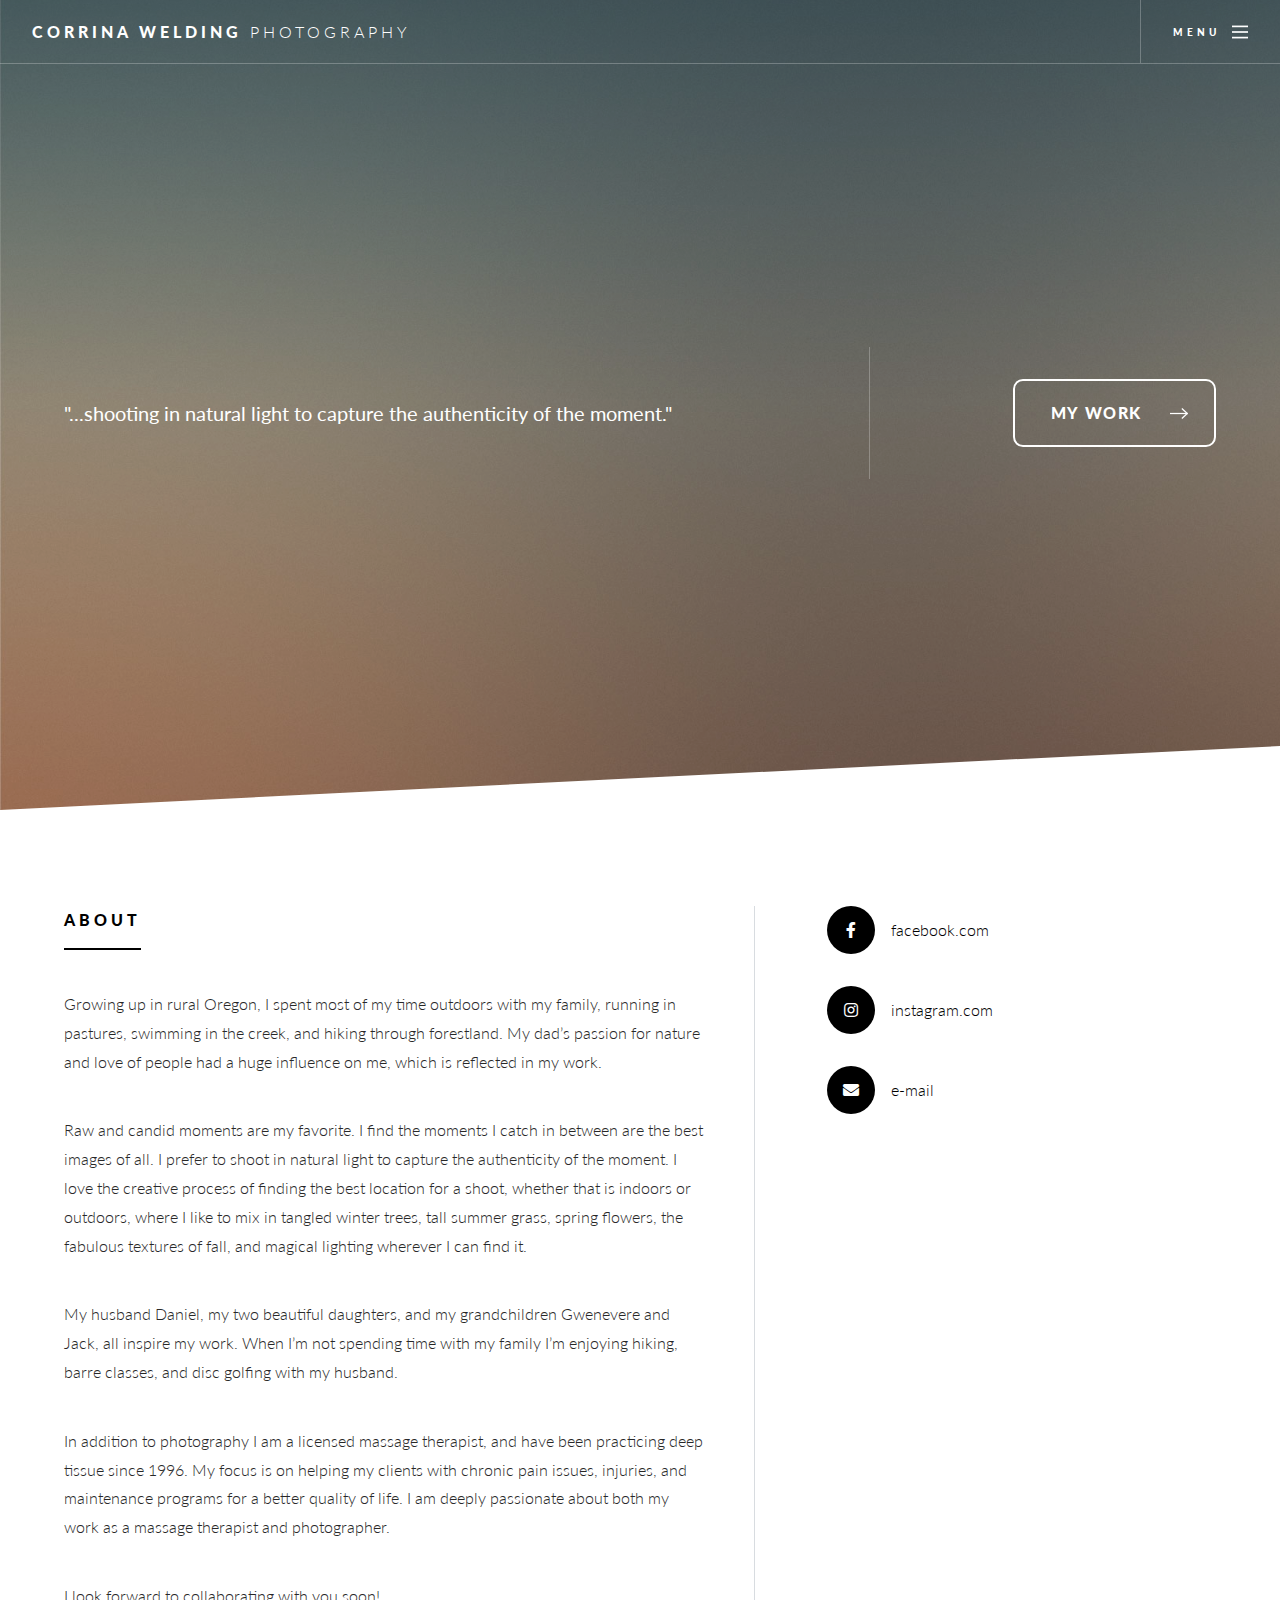
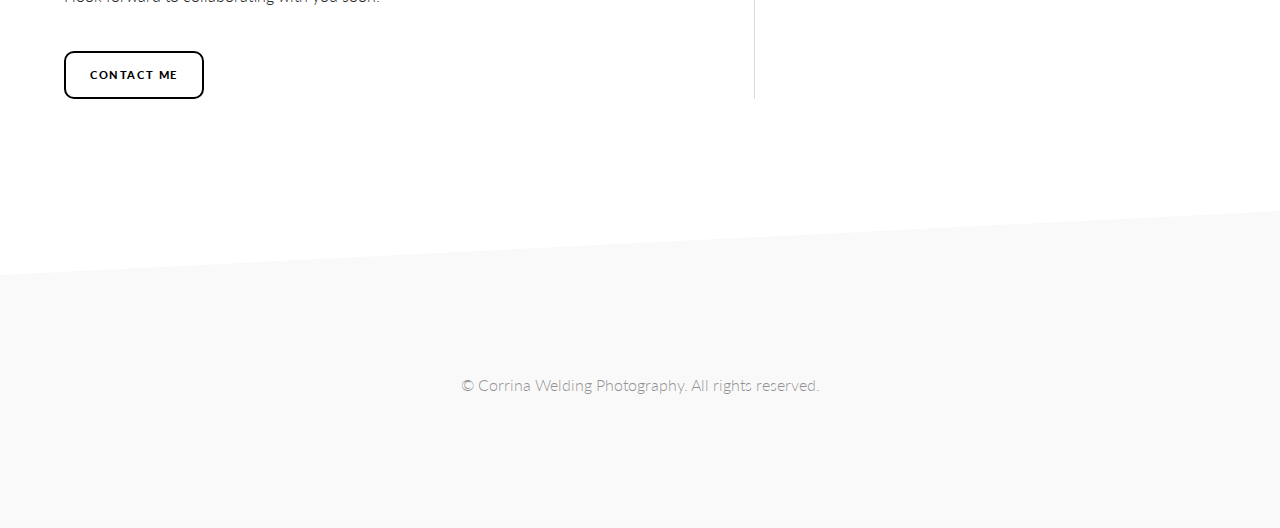
<file: index.html>
<!DOCTYPE HTML>
<!--
	Standout by Pixelarity
	pixelarity.com | hello@pixelarity.com
	License: pixelarity.com/license
-->
<html>
	<head>
		<title>Corrina Welding Photography - Eugene/Springfield</title>
		<meta name="description" content="Capture the magic of your most precious moments. Corrina Welding Photography specializes in high-quality senior photos, family and individual portraits, weddings and baby photos. Book now!">
		<meta http-equiv="Cache-Control" content="no-store" />
		<meta charset="utf-8" />
		<meta name="viewport" content="width=device-width, initial-scale=1, user-scalable=no" />
		<link rel="stylesheet" href="assets/css/main.css" />
	</head>
	<body class="is-preload">

		<!-- Page wrapper -->
			<div id="page-wrapper">

				<!-- Header -->
					<header id="header" class="alt">
						<span class="logo"><a href="index.html">Corrina Welding <span>Photography</span></a></span>
						<a href="#menu"><span>Menu</span></a>
					</header>

				<!-- Nav -->
					<nav id="menu">
						<div class="inner">
							<h2>Menu</h2>
							<ul class="links">
								<li><a href="index.html">Home</a></li>
								<li><a href="portfolio.html">Portfolio</a></li>
								<li><a href="#footer">About</a></li>
								<li><a href="#footer">Contact</a></li>
							</ul>
							<a class="close"><span>Close</span></a>
						</div>
					</nav>

				<!-- Banner -->
					<section id="banner">
						<div class="inner">
							<!-- h1>Corrina Welding Photography</h1 -->
							<div class="content">
								<p>"...shooting in natural light to capture the authenticity of the moment."</p>
								<ul class="actions special">
									<li><a href="portfolio.html" class="button large next">My Work</a></li>
								</ul>
							</div>
						</div>
					</section>

				<!-- Footer -->
					<section id="footer" class="wrapper">
						<div class="inner">
							<div class="split">
								<div class="content">
									<header>
										<h2>About</h2>
									</header>
									<p>Growing up in rural Oregon, I spent most of my time outdoors with my family, running in pastures, swimming in the creek, and hiking through forestland. My dad’s passion for nature and love of people had a huge influence on me, which is reflected in my work.</p>
									<p>Raw and candid moments are my favorite. I find the moments I catch in between are the best images of all. I prefer to shoot in natural light to capture the authenticity of the moment. I love the creative process of finding the best location for a shoot, whether that is indoors or outdoors, where I like to mix in tangled winter trees, tall summer grass, spring flowers, the fabulous textures of fall, and magical lighting wherever I can find it.</p>
									<p>My husband Daniel, my two beautiful daughters, and my grandchildren Gwenevere and Jack, all inspire my work. When I’m not spending time with my family I’m enjoying hiking, barre classes, and disc golfing with my husband.</p>
									<p>In addition to photography I am a licensed massage therapist, and have been practicing deep tissue since 1996. My focus is on helping my clients with chronic pain issues, injuries, and maintenance programs for a better quality of life. I am deeply passionate about both my work as a massage therapist and photographer.</p>
									<p>I look forward to collaborating with you soon!</p>
									<ul class="actions">
										<li><a href="mailto:corrina@corrinaweldingphotography.com" class="button">Contact Me</a></li>
									</ul>
								</div>
								<ul class="contact-icons">
									<li><a href="https://www.facebook.com/corrinaweldingphotography" class="icon brands alt fa-facebook-f"><span class="label">facebook.com</span></a></li>
									<li><a href="https://www.instagram.com/corrinawelding/" class="icon brands alt fa-instagram"><span class="label">instagram.com</span></a></li>
									<li><a href="mailto:corrina@corrinaweldingphotography.com" class="icon solid alt fa-envelope"><span class="label">e-mail</span></a></li>
								</ul>
							</div>
						</div>
					</section>

				<!-- Copyright -->
					<section class="wrapper style2 copyright">
						<div class="inner">
							&copy; Corrina Welding Photography. All rights reserved. 
						</div>
					</section>

			</div>

		<!-- Scripts -->
			<script src="assets/js/jquery.min.js"></script>
			<script src="assets/js/jquery.scrollex.min.js"></script>
			<script src="assets/js/jquery.scrolly.min.js"></script>
			<script src="assets/js/browser.min.js"></script>
			<script src="assets/js/breakpoints.min.js"></script>
			<script src="assets/js/util.js"></script>
			<script src="assets/js/main.js"></script>

	</body>
</html>
</file>
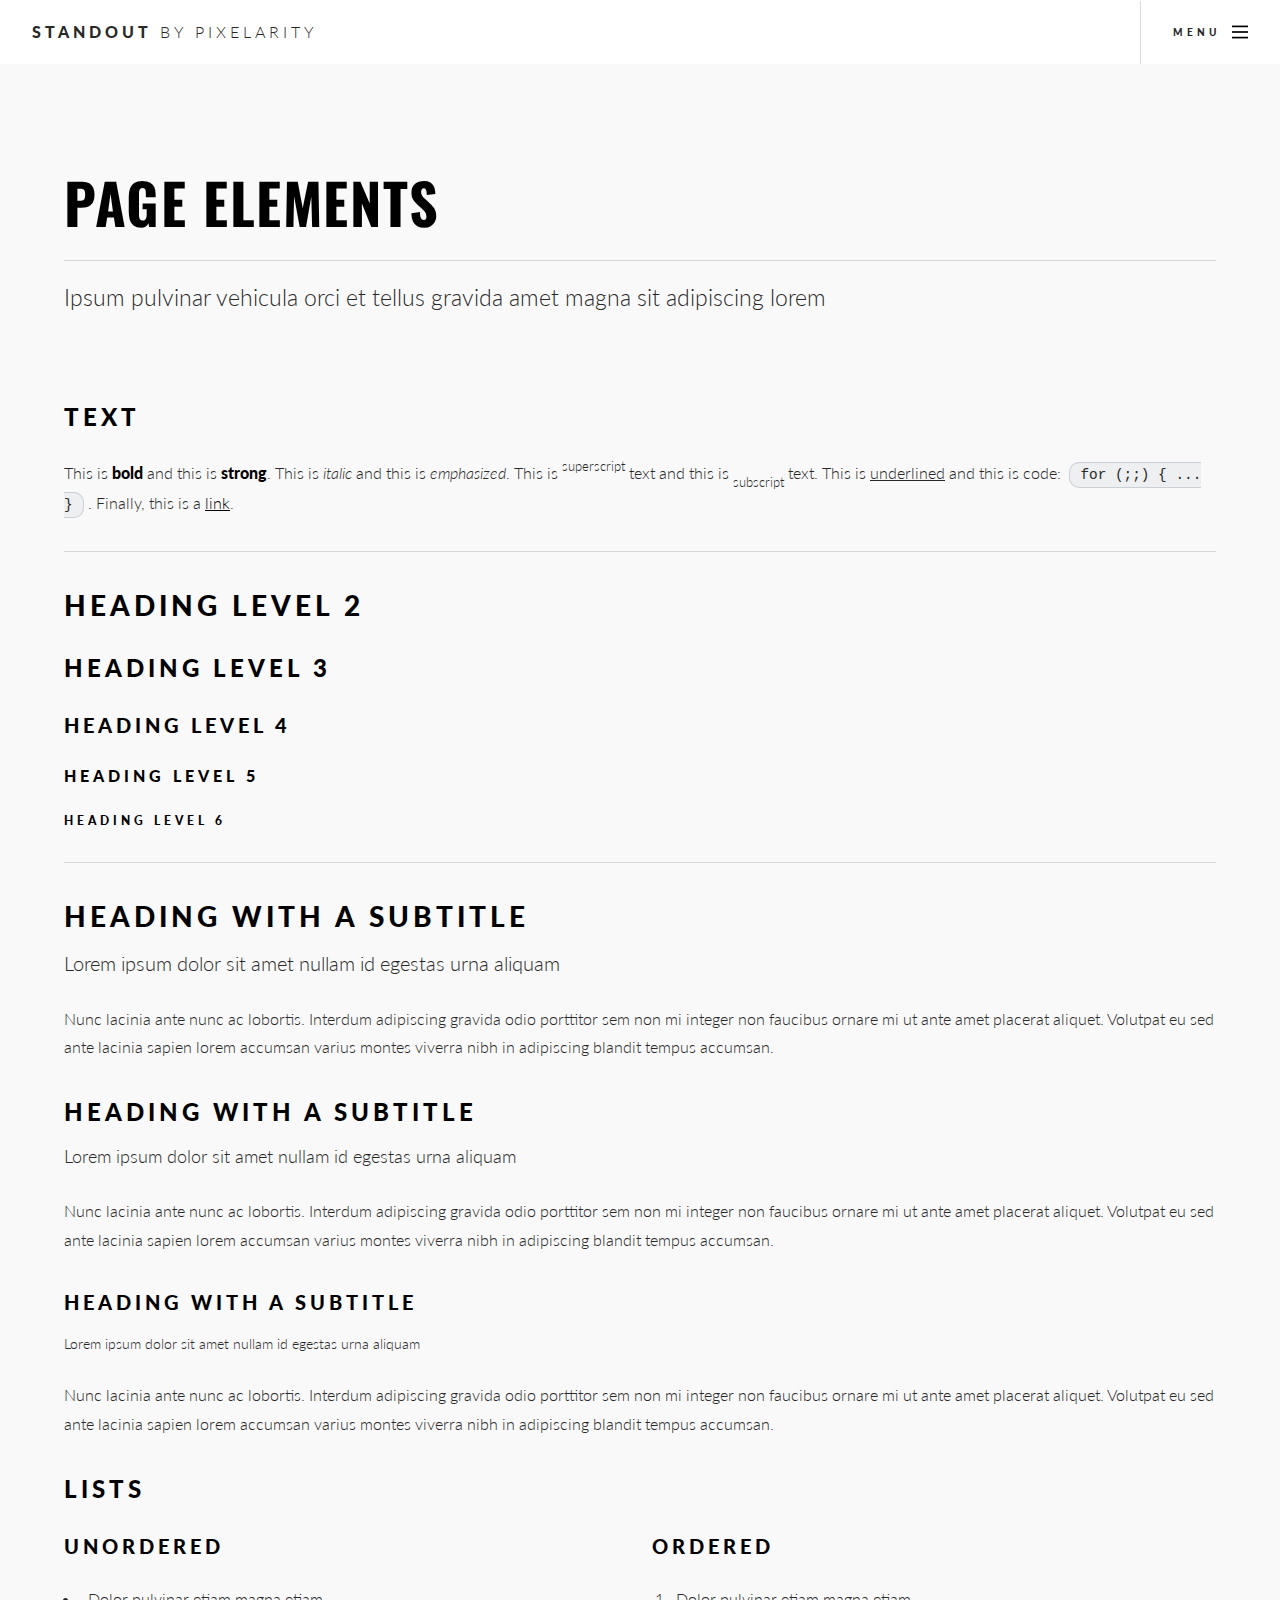
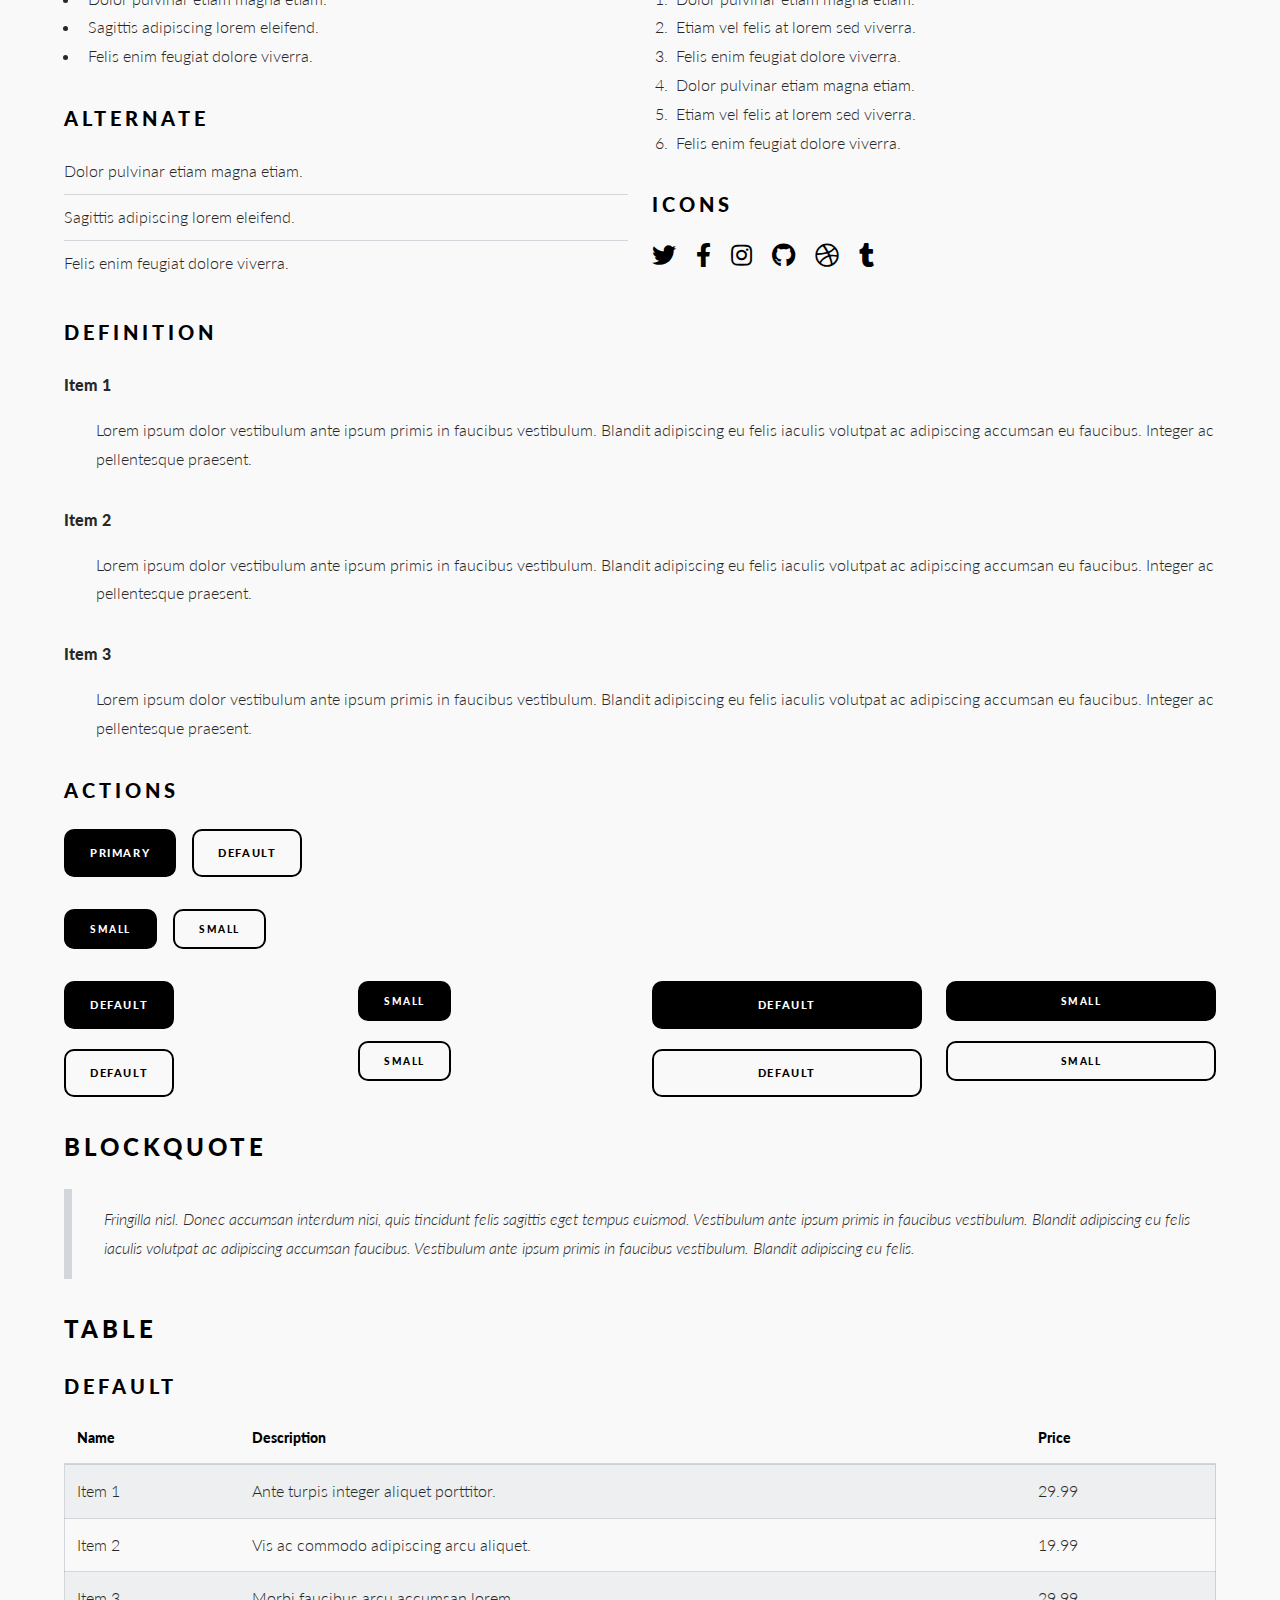
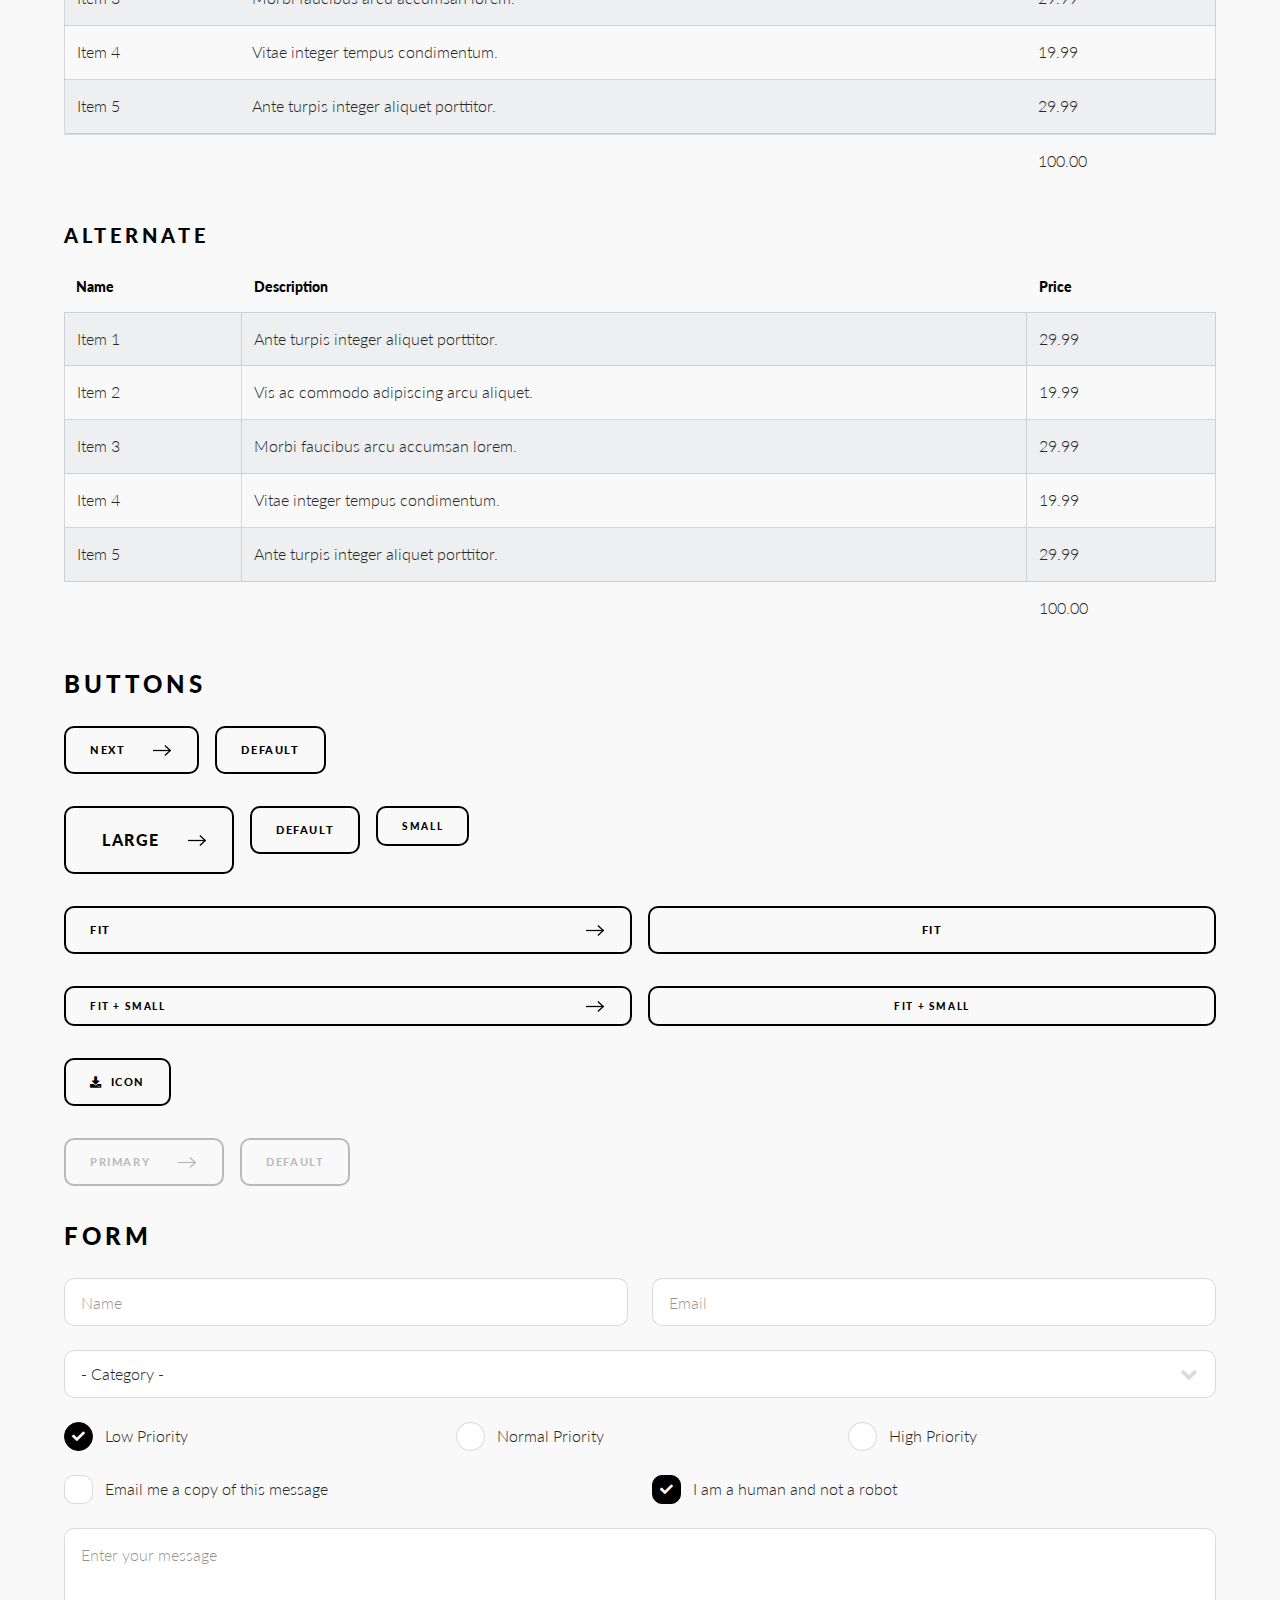
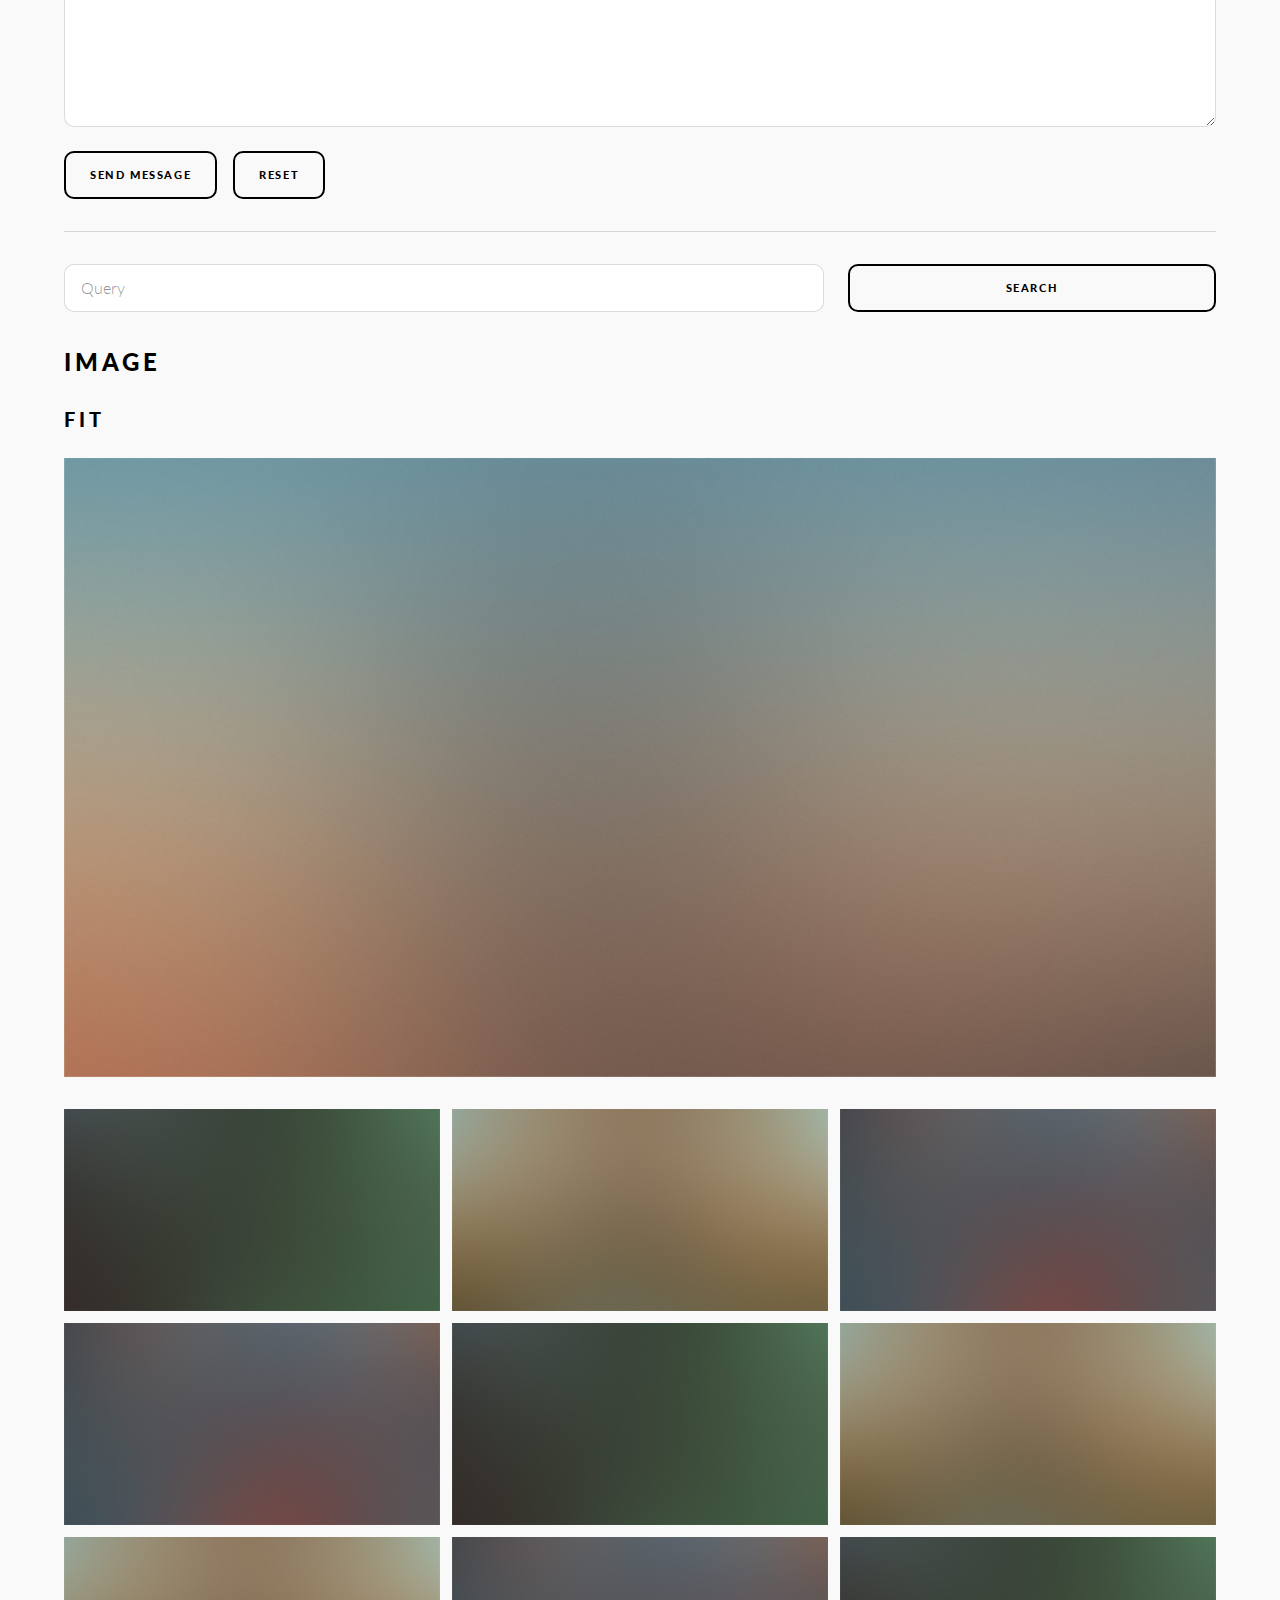
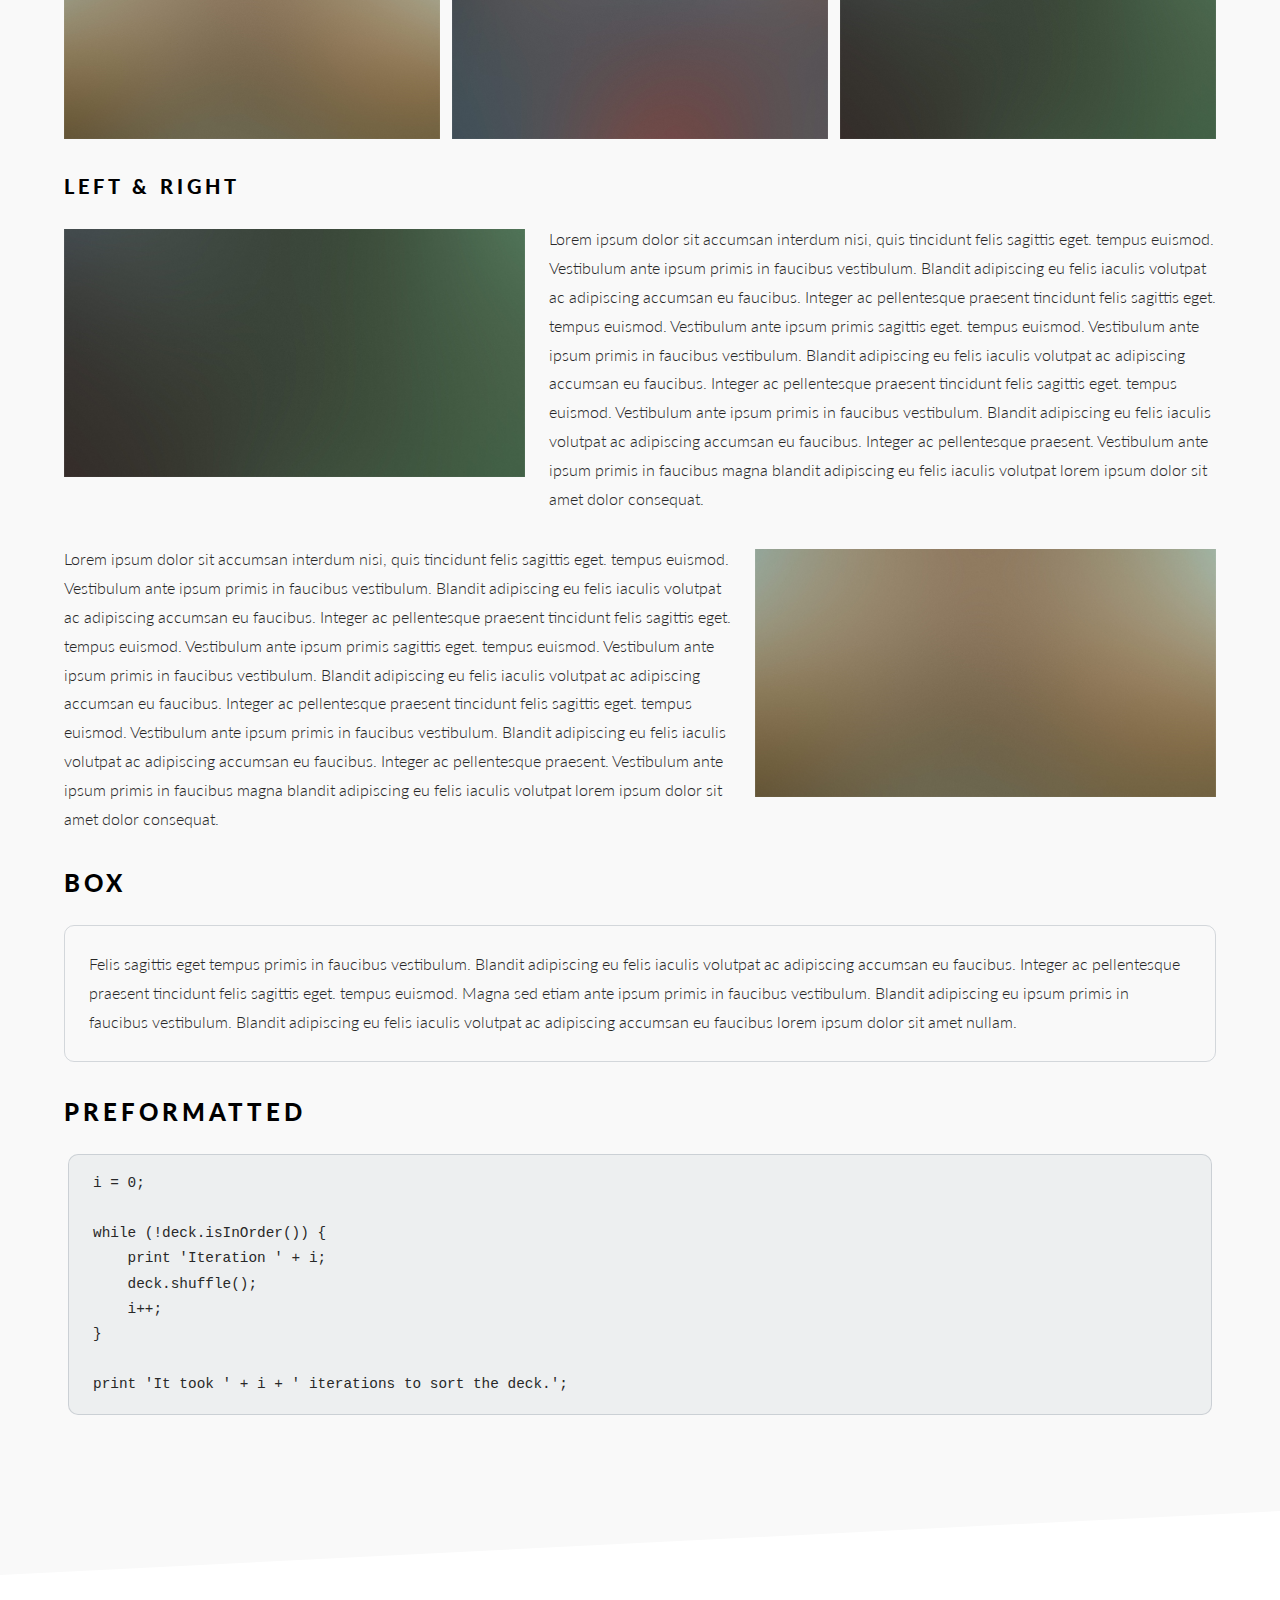
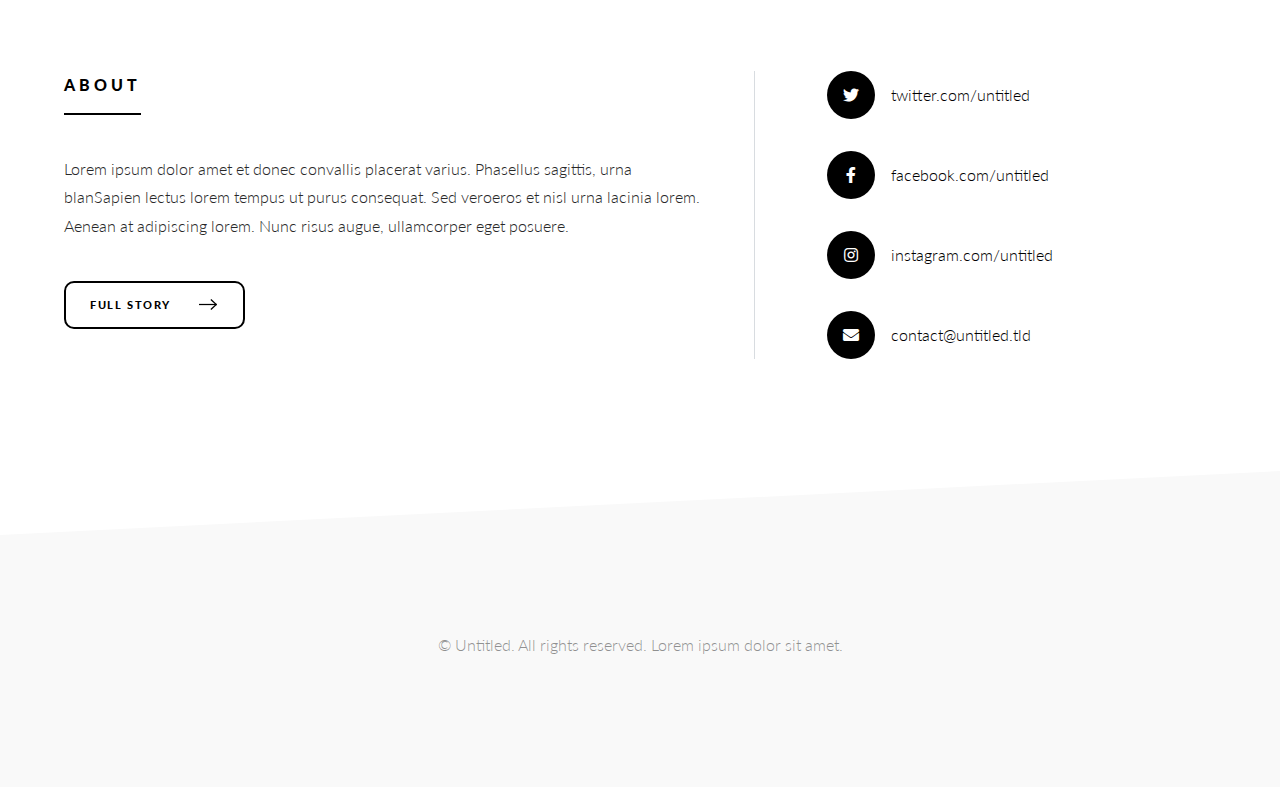
<file: elements.html>
<!DOCTYPE HTML>
<!--
	Standout by Pixelarity
	pixelarity.com | hello@pixelarity.com
	License: pixelarity.com/license
-->
<html>
	<head>
		<title>Untitled</title>
		<meta charset="utf-8" />
		<meta name="viewport" content="width=device-width, initial-scale=1, user-scalable=no" />
		<link rel="stylesheet" href="assets/css/main.css" />
	</head>
	<body class="is-preload">

		<!-- Page wrapper -->
			<div id="page-wrapper">

				<!-- Header -->
					<header id="header">
						<span class="logo"><a href="index.html">Standout <span>by Pixelarity</span></a></span>
						<a href="#menu"><span>Menu</span></a>
					</header>

				<!-- Nav -->
					<nav id="menu">
						<div class="inner">
							<h2>Menu</h2>
							<ul class="links">
								<li><a href="index.html">Home</a></li>
								<li><a href="portfolio.html">Portfolio</a></li>
								<li><a href="generic.html">Generic</a></li>
								<li><a href="elements.html">Elements</a></li>
							</ul>
							<a class="close"><span>Close</span></a>
						</div>
					</nav>

				<!-- Main -->
					<section id="main" class="wrapper style2">
						<div class="inner">

							<!-- Content -->
								<header class="major special">
									<h1>Page Elements</h1>
									<p>Ipsum pulvinar vehicula orci et tellus gravida amet magna sit adipiscing lorem</p>
								</header>

							<!-- Elements -->
								<div class="row gtr-200">
									<div class="col-12">

										<!-- Text stuff -->
											<h3>Text</h3>
											<p>This is <b>bold</b> and this is <strong>strong</strong>. This is <i>italic</i> and this is <em>emphasized</em>.
											This is <sup>superscript</sup> text and this is <sub>subscript</sub> text.
											This is <u>underlined</u> and this is code: <code>for (;;) { ... }</code>.
											Finally, this is a <a href="#">link</a>.</p>
											<hr />
											<h2>Heading Level 2</h2>
											<h3>Heading Level 3</h3>
											<h4>Heading Level 4</h4>
											<h5>Heading Level 5</h5>
											<h6>Heading Level 6</h6>
											<hr />
											<header>
												<h2>Heading with a Subtitle</h2>
												<p>Lorem ipsum dolor sit amet nullam id egestas urna aliquam</p>
											</header>
											<p>Nunc lacinia ante nunc ac lobortis. Interdum adipiscing gravida odio porttitor sem non mi integer non faucibus ornare mi ut ante amet placerat aliquet. Volutpat eu sed ante lacinia sapien lorem accumsan varius montes viverra nibh in adipiscing blandit tempus accumsan.</p>
											<header>
												<h3>Heading with a Subtitle</h3>
												<p>Lorem ipsum dolor sit amet nullam id egestas urna aliquam</p>
											</header>
											<p>Nunc lacinia ante nunc ac lobortis. Interdum adipiscing gravida odio porttitor sem non mi integer non faucibus ornare mi ut ante amet placerat aliquet. Volutpat eu sed ante lacinia sapien lorem accumsan varius montes viverra nibh in adipiscing blandit tempus accumsan.</p>
											<header>
												<h4>Heading with a Subtitle</h4>
												<p>Lorem ipsum dolor sit amet nullam id egestas urna aliquam</p>
											</header>
											<p>Nunc lacinia ante nunc ac lobortis. Interdum adipiscing gravida odio porttitor sem non mi integer non faucibus ornare mi ut ante amet placerat aliquet. Volutpat eu sed ante lacinia sapien lorem accumsan varius montes viverra nibh in adipiscing blandit tempus accumsan.</p>

										<!-- Lists -->
											<h3>Lists</h3>
											<div class="row">
												<div class="col-6 col-12-small">

													<h4>Unordered</h4>
													<ul>
														<li>Dolor pulvinar etiam magna etiam.</li>
														<li>Sagittis adipiscing lorem eleifend.</li>
														<li>Felis enim feugiat dolore viverra.</li>
													</ul>

													<h4>Alternate</h4>
													<ul class="alt">
														<li>Dolor pulvinar etiam magna etiam.</li>
														<li>Sagittis adipiscing lorem eleifend.</li>
														<li>Felis enim feugiat dolore viverra.</li>
													</ul>
												</div>
												<div class="col-6 col-12-small">
													<h4>Ordered</h4>
													<ol>
														<li>Dolor pulvinar etiam magna etiam.</li>
														<li>Etiam vel felis at lorem sed viverra.</li>
														<li>Felis enim feugiat dolore viverra.</li>
														<li>Dolor pulvinar etiam magna etiam.</li>
														<li>Etiam vel felis at lorem sed viverra.</li>
														<li>Felis enim feugiat dolore viverra.</li>
													</ol>
													<h4>Icons</h4>
													<ul class="icons">
														<li><a href="#" class="icon brands fa-twitter"><span class="label">Twitter</span></a></li>
														<li><a href="#" class="icon brands fa-facebook-f"><span class="label">Facebook</span></a></li>
														<li><a href="#" class="icon brands fa-instagram"><span class="label">Instagram</span></a></li>
														<li><a href="#" class="icon brands fa-github"><span class="label">Github</span></a></li>
														<li><a href="#" class="icon brands fa-dribbble"><span class="label">Dribbble</span></a></li>
														<li><a href="#" class="icon brands fa-tumblr"><span class="label">Tumblr</span></a></li>
													</ul>
												</div>
											</div>
											<h4>Definition</h4>
											<dl>
												<dt>Item 1</dt>
												<dd>
													<p>Lorem ipsum dolor vestibulum ante ipsum primis in faucibus vestibulum. Blandit adipiscing eu felis iaculis volutpat ac adipiscing accumsan eu faucibus. Integer ac pellentesque praesent.</p>
												</dd>
												<dt>Item 2</dt>
												<dd>
													<p>Lorem ipsum dolor vestibulum ante ipsum primis in faucibus vestibulum. Blandit adipiscing eu felis iaculis volutpat ac adipiscing accumsan eu faucibus. Integer ac pellentesque praesent.</p>
												</dd>
												<dt>Item 3</dt>
												<dd>
													<p>Lorem ipsum dolor vestibulum ante ipsum primis in faucibus vestibulum. Blandit adipiscing eu felis iaculis volutpat ac adipiscing accumsan eu faucibus. Integer ac pellentesque praesent.</p>
												</dd>
											</dl>
											<h4>Actions</h4>
											<ul class="actions">
												<li><a href="#" class="button primary">Primary</a></li>
												<li><a href="#" class="button">Default</a></li>
											</ul>
											<ul class="actions small">
												<li><a href="#" class="button primary small">Small</a></li>
												<li><a href="#" class="button small">Small</a></li>
											</ul>
											<div class="row">
												<div class="col-3 col-12-small">
													<ul class="actions stacked">
														<li><a href="#" class="button primary">Default</a></li>
														<li><a href="#" class="button">Default</a></li>
													</ul>
												</div>
												<div class="col-3 col-12-small">
													<ul class="actions stacked">
														<li><a href="#" class="button primary small">Small</a></li>
														<li><a href="#" class="button small">Small</a></li>
													</ul>
												</div>
												<div class="col-3 col-12-small">
													<ul class="actions stacked">
														<li><a href="#" class="button primary fit">Default</a></li>
														<li><a href="#" class="button fit">Default</a></li>
													</ul>
												</div>
												<div class="col-3 col-12-small">
													<ul class="actions stacked">
														<li><a href="#" class="button primary small fit">Small</a></li>
														<li><a href="#" class="button small fit">Small</a></li>
													</ul>
												</div>
											</div>

										<!-- Blockquote -->
											<h3>Blockquote</h3>
											<blockquote>Fringilla nisl. Donec accumsan interdum nisi, quis tincidunt felis sagittis eget tempus euismod. Vestibulum ante ipsum primis in faucibus vestibulum. Blandit adipiscing eu felis iaculis volutpat ac adipiscing accumsan faucibus. Vestibulum ante ipsum primis in faucibus vestibulum. Blandit adipiscing eu felis.</blockquote>

										<!-- Table -->
											<h3>Table</h3>

											<h4>Default</h4>
											<div class="table-wrapper">
												<table>
													<thead>
														<tr>
															<th>Name</th>
															<th>Description</th>
															<th>Price</th>
														</tr>
													</thead>
													<tbody>
														<tr>
															<td>Item 1</td>
															<td>Ante turpis integer aliquet porttitor.</td>
															<td>29.99</td>
														</tr>
														<tr>
															<td>Item 2</td>
															<td>Vis ac commodo adipiscing arcu aliquet.</td>
															<td>19.99</td>
														</tr>
														<tr>
															<td>Item 3</td>
															<td> Morbi faucibus arcu accumsan lorem.</td>
															<td>29.99</td>
														</tr>
														<tr>
															<td>Item 4</td>
															<td>Vitae integer tempus condimentum.</td>
															<td>19.99</td>
														</tr>
														<tr>
															<td>Item 5</td>
															<td>Ante turpis integer aliquet porttitor.</td>
															<td>29.99</td>
														</tr>
													</tbody>
													<tfoot>
														<tr>
															<td colspan="2"></td>
															<td>100.00</td>
														</tr>
													</tfoot>
												</table>
											</div>

											<h4>Alternate</h4>
											<div class="table-wrapper">
												<table class="alt">
													<thead>
														<tr>
															<th>Name</th>
															<th>Description</th>
															<th>Price</th>
														</tr>
													</thead>
													<tbody>
														<tr>
															<td>Item 1</td>
															<td>Ante turpis integer aliquet porttitor.</td>
															<td>29.99</td>
														</tr>
														<tr>
															<td>Item 2</td>
															<td>Vis ac commodo adipiscing arcu aliquet.</td>
															<td>19.99</td>
														</tr>
														<tr>
															<td>Item 3</td>
															<td> Morbi faucibus arcu accumsan lorem.</td>
															<td>29.99</td>
														</tr>
														<tr>
															<td>Item 4</td>
															<td>Vitae integer tempus condimentum.</td>
															<td>19.99</td>
														</tr>
														<tr>
															<td>Item 5</td>
															<td>Ante turpis integer aliquet porttitor.</td>
															<td>29.99</td>
														</tr>
													</tbody>
													<tfoot>
														<tr>
															<td colspan="2"></td>
															<td>100.00</td>
														</tr>
													</tfoot>
												</table>
											</div>

										<!-- Buttons -->
											<h3>Buttons</h3>
											<ul class="actions">
												<li><a href="#" class="button next">Next</a></li>
												<li><a href="#" class="button">Default</a></li>
											</ul>
											<ul class="actions">
												<li><a href="#" class="button next large">Large</a></li>
												<li><a href="#" class="button">Default</a></li>
												<li><a href="#" class="button small">Small</a></li>
											</ul>
											<ul class="actions fit">
												<li><a href="#" class="button next fit">Fit</a></li>
												<li><a href="#" class="button fit">Fit</a></li>
											</ul>
											<ul class="actions fit small">
												<li><a href="#" class="button next fit small">Fit + Small</a></li>
												<li><a href="#" class="button fit small">Fit + Small</a></li>
											</ul>
											<ul class="actions">
												<li><a href="#" class="button icon solid fa-download">Icon</a></li>
											</ul>
											<ul class="actions">
												<li><span class="button next disabled">Primary</span></li>
												<li><span class="button disabled">Default</span></li>
											</ul>

										<!-- Form -->
											<h3>Form</h3>

											<form method="post" action="#">
												<div class="row gtr-uniform">
													<div class="col-6 col-12-xsmall">
														<input type="text" name="demo-name" id="demo-name" value="" placeholder="Name" />
													</div>
													<div class="col-6 col-12-xsmall">
														<input type="email" name="demo-email" id="demo-email" value="" placeholder="Email" />
													</div>
													<!-- Break -->
													<div class="col-12">
														<select name="demo-category" id="demo-category">
															<option value="">- Category -</option>
															<option value="1">Manufacturing</option>
															<option value="1">Shipping</option>
															<option value="1">Administration</option>
															<option value="1">Human Resources</option>
														</select>
													</div>
													<!-- Break -->
													<div class="col-4 col-12-small">
														<input type="radio" id="demo-priority-low" name="demo-priority" checked>
														<label for="demo-priority-low">Low Priority</label>
													</div>
													<div class="col-4 col-12-small">
														<input type="radio" id="demo-priority-normal" name="demo-priority">
														<label for="demo-priority-normal">Normal Priority</label>
													</div>
													<div class="col-4 col-12-small">
														<input type="radio" id="demo-priority-high" name="demo-priority">
														<label for="demo-priority-high">High Priority</label>
													</div>
													<!-- Break -->
													<div class="col-6 col-12-small">
														<input type="checkbox" id="demo-copy" name="demo-copy">
														<label for="demo-copy">Email me a copy of this message</label>
													</div>
													<div class="col-6 col-12-small">
														<input type="checkbox" id="demo-human" name="demo-human" checked>
														<label for="demo-human">I am a human and not a robot</label>
													</div>
													<!-- Break -->
													<div class="col-12">
														<textarea name="demo-message" id="demo-message" placeholder="Enter your message" rows="6"></textarea>
													</div>
													<!-- Break -->
													<div class="col-12">
														<ul class="actions">
															<li><input type="submit" value="Send Message" /></li>
															<li><input type="reset" value="Reset" /></li>
														</ul>
													</div>
												</div>
											</form>

											<hr />

											<form method="post" action="#">
												<div class="row gtr-uniform">
													<div class="col-8 col-12-small">
														<input type="text" name="query" id="query" value="" placeholder="Query" />
													</div>
													<div class="col-4 col-12-small">
														<input type="submit" value="Search" class="fit" />
													</div>
												</div>
											</form>

										<!-- Image -->
											<h3>Image</h3>

											<h4>Fit</h4>
											<span class="image fit"><img src="images/slides/slide01.jpg" alt="" /></span>
											<div class="box alt">
												<div class="row gtr-50 gtr-uniform">
													<div class="col-4"><span class="image fit"><img src="images/slides/slide02.jpg" alt="" /></span></div>
													<div class="col-4"><span class="image fit"><img src="images/slides/slide03.jpg" alt="" /></span></div>
													<div class="col-4"><span class="image fit"><img src="images/slides/slide04.jpg" alt="" /></span></div>
													<!-- Break -->
													<div class="col-4"><span class="image fit"><img src="images/slides/slide04.jpg" alt="" /></span></div>
													<div class="col-4"><span class="image fit"><img src="images/slides/slide02.jpg" alt="" /></span></div>
													<div class="col-4"><span class="image fit"><img src="images/slides/slide03.jpg" alt="" /></span></div>
													<!-- Break -->
													<div class="col-4"><span class="image fit"><img src="images/slides/slide03.jpg" alt="" /></span></div>
													<div class="col-4"><span class="image fit"><img src="images/slides/slide04.jpg" alt="" /></span></div>
													<div class="col-4"><span class="image fit"><img src="images/slides/slide02.jpg" alt="" /></span></div>
												</div>
											</div>

											<h4>Left &amp; Right</h4>
											<p><span class="image left"><img src="images/slides/slide02.jpg" alt="" /></span>Lorem ipsum dolor sit accumsan interdum nisi, quis tincidunt felis sagittis eget. tempus euismod. Vestibulum ante ipsum primis in faucibus vestibulum. Blandit adipiscing eu felis iaculis volutpat ac adipiscing accumsan eu faucibus. Integer ac pellentesque praesent tincidunt felis sagittis eget. tempus euismod. Vestibulum ante ipsum primis sagittis eget. tempus euismod. Vestibulum ante ipsum primis in faucibus vestibulum. Blandit adipiscing eu felis iaculis volutpat ac adipiscing accumsan eu faucibus. Integer ac pellentesque praesent tincidunt felis sagittis eget. tempus euismod. Vestibulum ante ipsum primis in faucibus vestibulum. Blandit adipiscing eu felis iaculis volutpat ac adipiscing accumsan eu faucibus. Integer ac pellentesque praesent. Vestibulum ante ipsum primis in faucibus magna blandit adipiscing eu felis iaculis volutpat lorem ipsum dolor sit amet dolor consequat.</p>
											<p><span class="image right"><img src="images/slides/slide03.jpg" alt="" /></span>Lorem ipsum dolor sit accumsan interdum nisi, quis tincidunt felis sagittis eget. tempus euismod. Vestibulum ante ipsum primis in faucibus vestibulum. Blandit adipiscing eu felis iaculis volutpat ac adipiscing accumsan eu faucibus. Integer ac pellentesque praesent tincidunt felis sagittis eget. tempus euismod. Vestibulum ante ipsum primis sagittis eget. tempus euismod. Vestibulum ante ipsum primis in faucibus vestibulum. Blandit adipiscing eu felis iaculis volutpat ac adipiscing accumsan eu faucibus. Integer ac pellentesque praesent tincidunt felis sagittis eget. tempus euismod. Vestibulum ante ipsum primis in faucibus vestibulum. Blandit adipiscing eu felis iaculis volutpat ac adipiscing accumsan eu faucibus. Integer ac pellentesque praesent. Vestibulum ante ipsum primis in faucibus magna blandit adipiscing eu felis iaculis volutpat lorem ipsum dolor sit amet dolor consequat.</p>

										<!-- Box -->
											<h3>Box</h3>
											<div class="box">
												<p>Felis sagittis eget tempus primis in faucibus vestibulum. Blandit adipiscing eu felis iaculis volutpat ac adipiscing accumsan eu faucibus. Integer ac pellentesque praesent tincidunt felis sagittis eget. tempus euismod. Magna sed etiam ante ipsum primis in faucibus vestibulum. Blandit adipiscing eu ipsum primis in faucibus vestibulum. Blandit adipiscing eu felis iaculis volutpat ac adipiscing accumsan eu faucibus lorem ipsum dolor sit amet nullam.</p>
											</div>

										<!-- Preformatted Code -->
											<h3>Preformatted</h3>
											<pre><code>i = 0;

while (!deck.isInOrder()) {
    print 'Iteration ' + i;
    deck.shuffle();
    i++;
}

print 'It took ' + i + ' iterations to sort the deck.';
</code></pre>

									</div>
								</div>
						</div>
					</section>

				<!-- Footer -->
					<section id="footer" class="wrapper">
						<div class="inner">
							<div class="split">
								<div class="content">
									<header>
										<h2>About</h2>
									</header>
									<p>Lorem ipsum dolor amet et donec convallis placerat varius. Phasellus sagittis, urna blanSapien lectus lorem tempus ut purus consequat. Sed veroeros et nisl urna lacinia lorem. Aenean at adipiscing lorem. Nunc risus augue, ullamcorper eget posuere.</p>
									<ul class="actions">
										<li><a href="#" class="button next">Full Story</a></li>
									</ul>
								</div>
								<ul class="contact-icons">
									<li><a href="#" class="icon brands alt fa-twitter"><span class="label">twitter.com/untitled</span></a></li>
									<li><a href="#" class="icon brands alt fa-facebook-f"><span class="label">facebook.com/untitled</span></a></li>
									<li><a href="#" class="icon brands alt fa-instagram"><span class="label">instagram.com/untitled</span></a></li>
									<li><a href="#" class="icon solid alt fa-envelope"><span class="label">contact@untitled.tld</span></a></li>
								</ul>
							</div>
						</div>
					</section>

				<!-- Copyright -->
					<section class="wrapper style2 copyright">
						<div class="inner">
							&copy; Untitled. All rights reserved. Lorem ipsum dolor sit amet.
						</div>
					</section>

			</div>

		<!-- Scripts -->
			<script src="assets/js/jquery.min.js"></script>
			<script src="assets/js/jquery.scrollex.min.js"></script>
			<script src="assets/js/jquery.scrolly.min.js"></script>
			<script src="assets/js/browser.min.js"></script>
			<script src="assets/js/breakpoints.min.js"></script>
			<script src="assets/js/util.js"></script>
			<script src="assets/js/main.js"></script>

	</body>
</html>
</file>
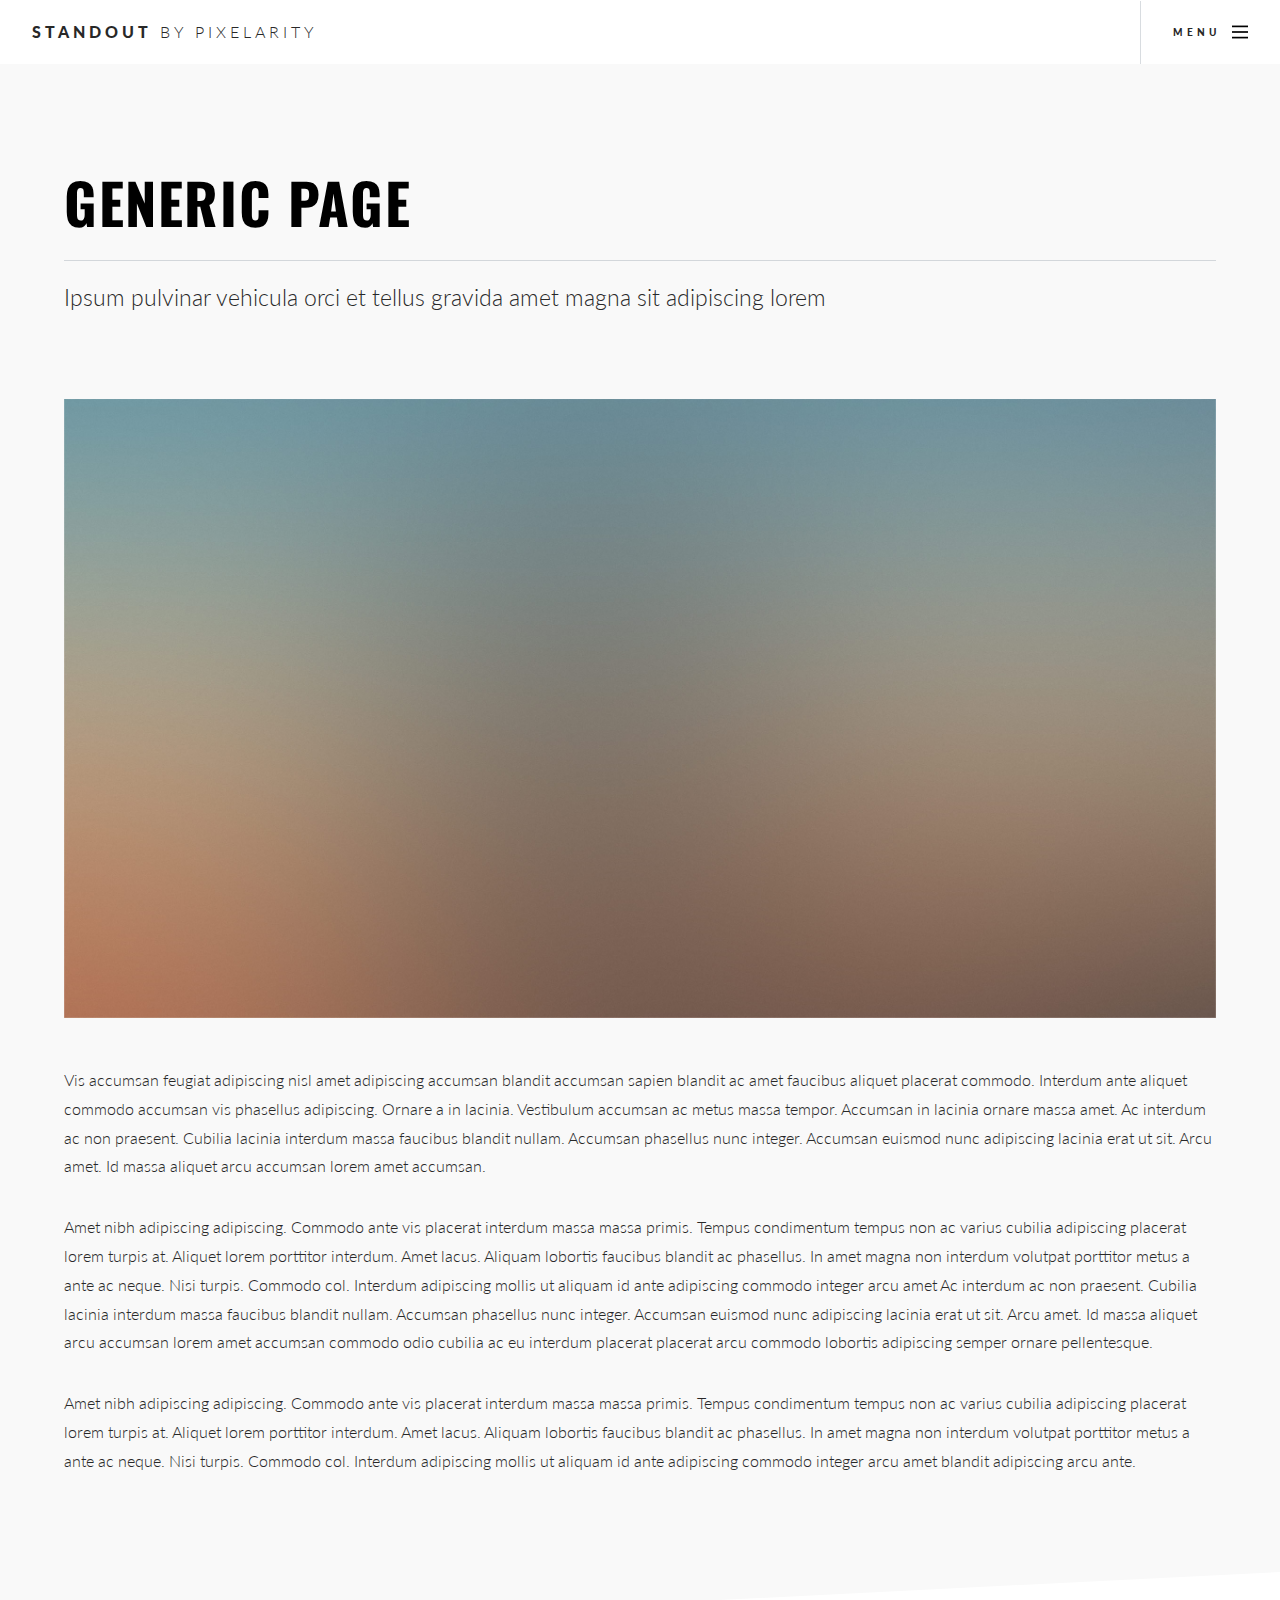
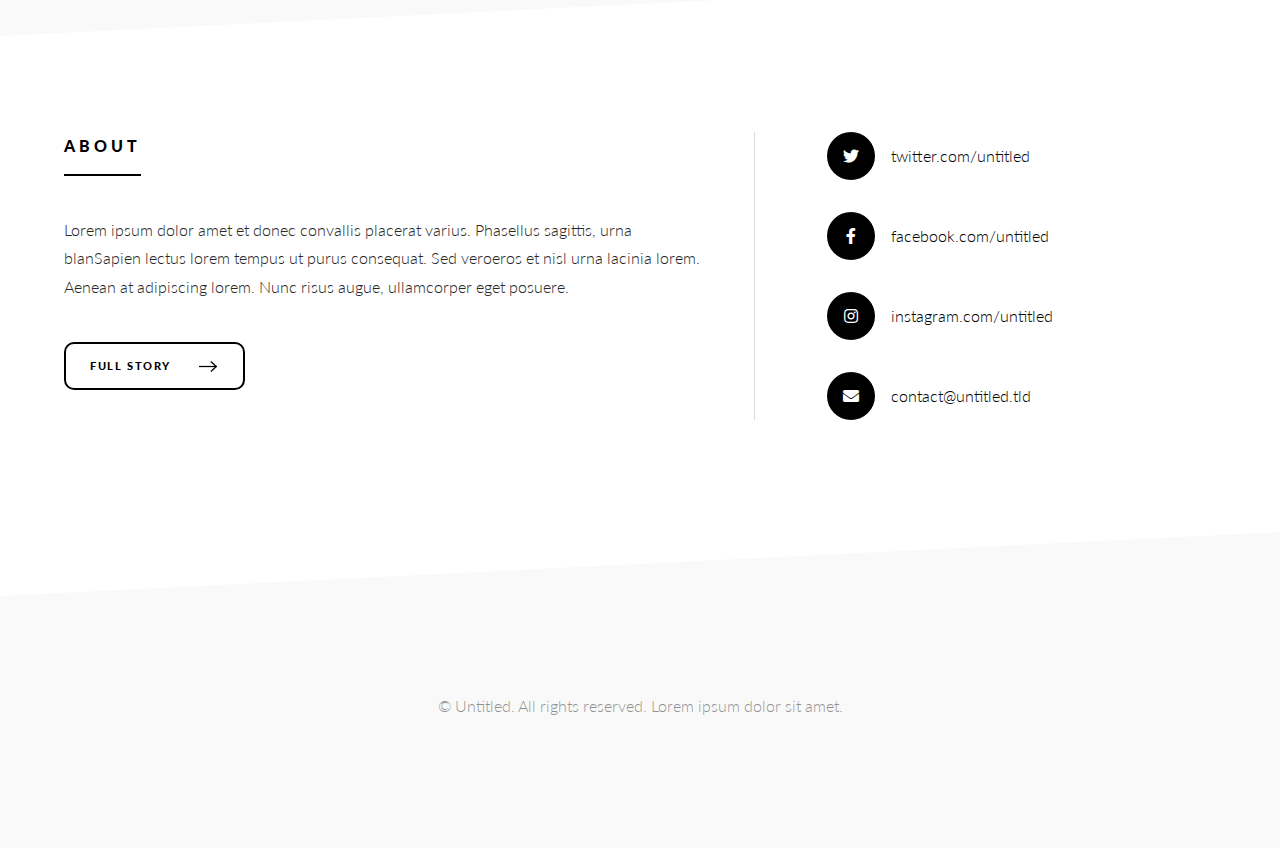
<file: generic.html>
<!DOCTYPE HTML>
<!--
	Standout by Pixelarity
	pixelarity.com | hello@pixelarity.com
	License: pixelarity.com/license
-->
<html>
	<head>
		<title>Untitled</title>
		<meta charset="utf-8" />
		<meta name="viewport" content="width=device-width, initial-scale=1, user-scalable=no" />
		<link rel="stylesheet" href="assets/css/main.css" />
	</head>
	<body class="is-preload">

		<!-- Page wrapper -->
			<div id="page-wrapper">

				<!-- Header -->
					<header id="header">
						<span class="logo"><a href="index.html">Standout <span>by Pixelarity</span></a></span>
						<a href="#menu"><span>Menu</span></a>
					</header>

				<!-- Nav -->
					<nav id="menu">
						<div class="inner">
							<h2>Menu</h2>
							<ul class="links">
								<li><a href="index.html">Home</a></li>
								<li><a href="portfolio.html">Portfolio</a></li>
								<li><a href="generic.html">Generic</a></li>
								<li><a href="elements.html">Elements</a></li>
							</ul>
							<a class="close"><span>Close</span></a>
						</div>
					</nav>

				<!-- Main -->
					<section id="main" class="wrapper style2">
						<div class="inner">
							<header class="major special">
								<h1>Generic Page</h1>
								<p>Ipsum pulvinar vehicula orci et tellus gravida amet magna sit adipiscing lorem</p>
							</header>
							<a href="#" class="image main"><img src="images/slides/slide01.jpg" alt="" /></a>
							<p>Vis accumsan feugiat adipiscing nisl amet adipiscing accumsan blandit accumsan sapien blandit ac amet faucibus aliquet placerat commodo. Interdum ante aliquet commodo accumsan vis phasellus adipiscing. Ornare a in lacinia. Vestibulum accumsan ac metus massa tempor. Accumsan in lacinia ornare massa amet. Ac interdum ac non praesent. Cubilia lacinia interdum massa faucibus blandit nullam. Accumsan phasellus nunc integer. Accumsan euismod nunc adipiscing lacinia erat ut sit. Arcu amet. Id massa aliquet arcu accumsan lorem amet accumsan.</p>
							<p>Amet nibh adipiscing adipiscing. Commodo ante vis placerat interdum massa massa primis. Tempus condimentum tempus non ac varius cubilia adipiscing placerat lorem turpis at. Aliquet lorem porttitor interdum. Amet lacus. Aliquam lobortis faucibus blandit ac phasellus. In amet magna non interdum volutpat porttitor metus a ante ac neque. Nisi turpis. Commodo col. Interdum adipiscing mollis ut aliquam id ante adipiscing commodo integer arcu amet Ac interdum ac non praesent. Cubilia lacinia interdum massa faucibus blandit nullam. Accumsan phasellus nunc integer. Accumsan euismod nunc adipiscing lacinia erat ut sit. Arcu amet. Id massa aliquet arcu accumsan lorem amet accumsan commodo odio cubilia ac eu interdum placerat placerat arcu commodo lobortis adipiscing semper ornare pellentesque.</p>
							<p>Amet nibh adipiscing adipiscing. Commodo ante vis placerat interdum massa massa primis. Tempus condimentum tempus non ac varius cubilia adipiscing placerat lorem turpis at. Aliquet lorem porttitor interdum. Amet lacus. Aliquam lobortis faucibus blandit ac phasellus. In amet magna non interdum volutpat porttitor metus a ante ac neque. Nisi turpis. Commodo col. Interdum adipiscing mollis ut aliquam id ante adipiscing commodo integer arcu amet blandit adipiscing arcu ante.</p>
						</div>
					</section>

				<!-- Footer -->
					<section id="footer" class="wrapper">
						<div class="inner">
							<div class="split">
								<div class="content">
									<header>
										<h2>About</h2>
									</header>
									<p>Lorem ipsum dolor amet et donec convallis placerat varius. Phasellus sagittis, urna blanSapien lectus lorem tempus ut purus consequat. Sed veroeros et nisl urna lacinia lorem. Aenean at adipiscing lorem. Nunc risus augue, ullamcorper eget posuere.</p>
									<ul class="actions">
										<li><a href="#" class="button next">Full Story</a></li>
									</ul>
								</div>
								<ul class="contact-icons">
									<li><a href="#" class="icon brands alt fa-twitter"><span class="label">twitter.com/untitled</span></a></li>
									<li><a href="#" class="icon brands alt fa-facebook-f"><span class="label">facebook.com/untitled</span></a></li>
									<li><a href="#" class="icon brands alt fa-instagram"><span class="label">instagram.com/untitled</span></a></li>
									<li><a href="#" class="icon solid alt fa-envelope"><span class="label">contact@untitled.tld</span></a></li>
								</ul>
							</div>
						</div>
					</section>

				<!-- Copyright -->
					<section class="wrapper style2 copyright">
						<div class="inner">
							&copy; Untitled. All rights reserved. Lorem ipsum dolor sit amet.
						</div>
					</section>

			</div>

		<!-- Scripts -->
			<script src="assets/js/jquery.min.js"></script>
			<script src="assets/js/jquery.scrollex.min.js"></script>
			<script src="assets/js/jquery.scrolly.min.js"></script>
			<script src="assets/js/browser.min.js"></script>
			<script src="assets/js/breakpoints.min.js"></script>
			<script src="assets/js/util.js"></script>
			<script src="assets/js/main.js"></script>

	</body>
</html>
</file>
<file: assets/css/main.css>
@import url(fontawesome-all.min.css);
@import url("https://fonts.googleapis.com/css?family=Lato:300,400,700,900|Oswald:600");

/*
	Standout by Pixelarity
	pixelarity.com | hello@pixelarity.com
	License: pixelarity.com/license
*/

html, body, div, span, applet, object,
iframe, h1, h2, h3, h4, h5, h6, p, blockquote,
pre, a, abbr, acronym, address, big, cite,
code, del, dfn, em, img, ins, kbd, q, s, samp,
small, strike, strong, sub, sup, tt, var, b,
u, i, center, dl, dt, dd, ol, ul, li, fieldset,
form, label, legend, table, caption, tbody,
tfoot, thead, tr, th, td, article, aside,
canvas, details, embed, figure, figcaption,
footer, header, hgroup, menu, nav, output, ruby,
section, summary, time, mark, audio, video {
	margin: 0;
	padding: 0;
	border: 0;
	font-size: 100%;
	font: inherit;
	vertical-align: baseline;}

article, aside, details, figcaption, figure,
footer, header, hgroup, menu, nav, section {
	display: block;}

body {
	line-height: 1;
}

ol, ul {
	list-style: none;
}

blockquote, q {
	quotes: none;
}

	blockquote:before, blockquote:after, q:before, q:after {
		content: '';
		content: none;
	}

table {
	border-collapse: collapse;
	border-spacing: 0;
}

body {
	-webkit-text-size-adjust: none;
}

mark {
	background-color: transparent;
	color: inherit;
}

input::-moz-focus-inner {
	border: 0;
	padding: 0;
}

input, select, textarea {
	-moz-appearance: none;
	-webkit-appearance: none;
	-ms-appearance: none;
	appearance: none;
}

/* Basic */

	@-ms-viewport {
		width: device-width;
	}

	body {
		-ms-overflow-style: scrollbar;
	}

	@media screen and (max-width: 480px) {

		html, body {
			min-width: 320px;
		}

	}

	html {
		box-sizing: border-box;
	}

	*, *:before, *:after {
		box-sizing: inherit;
	}

	body {
		background: #ffffff;
	}

		body.is-preload *, body.is-preload *:before, body.is-preload *:after {
			-moz-animation: none !important;
			-webkit-animation: none !important;
			-ms-animation: none !important;
			animation: none !important;
			-moz-transition: none !important;
			-webkit-transition: none !important;
			-ms-transition: none !important;
			transition: none !important;
		}

/* Typography */

	html {
		font-size: 15pt;
	}

		@media screen and (max-width: 1680px) {

			html {
				font-size: 13pt;
			}

		}

		@media screen and (max-width: 1280px) {

			html {
				font-size: 12pt;
			}

		}

		@media screen and (max-width: 980px) {

			html {
				font-size: 12pt;
			}

		}

		@media screen and (max-width: 480px) {

			html {
				font-size: 12pt;
			}

		}

		@media screen and (max-width: 360px) {

			html {
				font-size: 11pt;
			}

		}

	body {
		background-color: #ffffff;
		color: #282828;
	}

	body, input, select, textarea {
		font-family: "Lato", Helvetica, sans-serif;
		font-weight: 300;
		font-size: 1rem;
		line-height: 1.8;
	}

	a {
		-moz-transition: color 0.2s ease-in-out;
		-webkit-transition: color 0.2s ease-in-out;
		-ms-transition: color 0.2s ease-in-out;
		transition: color 0.2s ease-in-out;
		text-decoration: underline;
	}

		a:hover {
			text-decoration: none;
		}

	strong, b {
		font-weight: 900;
	}

	em, i {
		font-style: italic;
	}

	p {
		margin: 0 0 2rem 0;
	}

	h1, h2, h3, h4, h5, h6 {
		font-weight: 900;
		letter-spacing: 0.25rem;
		line-height: 1.5;
		margin: 0 0 1.5rem 0;
		text-transform: uppercase;
	}

		h1 a, h2 a, h3 a, h4 a, h5 a, h6 a {
			color: inherit;
			text-decoration: none;
		}

	h1 {
		font-family: "Oswald", Helvetica, sans-serif;
		font-size: 4rem;
		letter-spacing: 0.1rem;
	}

	h2 {
		font-size: 1.75rem;
	}

	h3 {
		font-size: 1.5rem;
	}

	h4 {
		font-size: 1.25rem;
	}

	h5 {
		font-size: 1rem;
	}

	h6 {
		font-size: 0.75rem;
	}

	@media screen and (max-width: 1280px) {

		h1 {
			font-size: 3.5rem;
		}

	}

	@media screen and (max-width: 980px) {

		h1 {
			font-size: 3rem;
		}

		h2 {
			font-size: 1.5rem;
		}

		h3 {
			font-size: 1.25rem;
		}

	}

	@media screen and (max-width: 736px) {

		h1 {
			font-size: 1.75rem;
		}

		h2 {
			font-size: 1.5rem;
		}

		h3 {
			font-size: 1.25rem;
		}

	}

	sub {
		font-size: 0.8rem;
		position: relative;
		top: 0.5rem;
	}

	sup {
		font-size: 0.8rem;
		position: relative;
		top: -0.5rem;
	}

	blockquote {
		border-left: solid 0.5rem;
		font-style: italic;
		margin: 0 0 2rem 0;
		padding: 1rem 0 1rem 2rem;
	}

	code {
		border-radius: 10px;
		border: solid 1px;
		font-family: "Courier New", monospace;
		font-size: 0.9rem;
		margin: 0 0.25rem;
		padding: 0.25rem 0.65rem;
	}

	pre {
		-webkit-overflow-scrolling: touch;
		font-family: "Courier New", monospace;
		font-size: 0.9rem;
		margin: 0 0 2rem 0;
	}

		pre code {
			display: block;
			line-height: 1.75;
			padding: 1rem 1.5rem;
			overflow-x: auto;
		}

	hr {
		border: 0;
		border-bottom: solid 1px;
		margin: 2rem 0;
	}

		hr.major {
			margin: 4rem 0;
		}

		@media screen and (max-width: 736px) {

			hr.major {
				margin: 3rem 0;
			}

		}

	input, select, textarea {
		color: #000000;
	}

	a {
		color: #000000;
	}

	strong, b {
		color: #000000;
	}

	h1, h2, h3, h4, h5, h6 {
		color: #000000;
	}

	blockquote {
		border-left-color: rgba(99, 116, 133, 0.25);
	}

	code {
		background: rgba(99, 116, 133, 0.075);
		border-color: rgba(99, 116, 133, 0.25);
	}

	hr {
		border-bottom-color: rgba(99, 116, 133, 0.25);
	}

/* Row */

	.row {
		display: flex;
		flex-wrap: wrap;
		box-sizing: border-box;
		align-items: stretch;
	}

		.row > * {
			box-sizing: border-box;
		}

		.row.gtr-uniform > * > :last-child {
			margin-bottom: 0;
		}

		.row.aln-left {
			justify-content: flex-start;
		}

		.row.aln-center {
			justify-content: center;
		}

		.row.aln-right {
			justify-content: flex-end;
		}

		.row.aln-top {
			align-items: flex-start;
		}

		.row.aln-middle {
			align-items: center;
		}

		.row.aln-bottom {
			align-items: flex-end;
		}

		.row > .imp {
			order: -1;
		}

		.row > .col-1 {
			width: 8.33333%;
		}

		.row > .off-1 {
			margin-left: 8.33333%;
		}

		.row > .col-2 {
			width: 16.66667%;
		}

		.row > .off-2 {
			margin-left: 16.66667%;
		}

		.row > .col-3 {
			width: 25%;
		}

		.row > .off-3 {
			margin-left: 25%;
		}

		.row > .col-4 {
			width: 33.33333%;
		}

		.row > .off-4 {
			margin-left: 33.33333%;
		}

		.row > .col-5 {
			width: 41.66667%;
		}

		.row > .off-5 {
			margin-left: 41.66667%;
		}

		.row > .col-6 {
			width: 50%;
		}

		.row > .off-6 {
			margin-left: 50%;
		}

		.row > .col-7 {
			width: 58.33333%;
		}

		.row > .off-7 {
			margin-left: 58.33333%;
		}

		.row > .col-8 {
			width: 66.66667%;
		}

		.row > .off-8 {
			margin-left: 66.66667%;
		}

		.row > .col-9 {
			width: 75%;
		}

		.row > .off-9 {
			margin-left: 75%;
		}

		.row > .col-10 {
			width: 83.33333%;
		}

		.row > .off-10 {
			margin-left: 83.33333%;
		}

		.row > .col-11 {
			width: 91.66667%;
		}

		.row > .off-11 {
			margin-left: 91.66667%;
		}

		.row > .col-12 {
			width: 100%;
		}

		.row > .off-12 {
			margin-left: 100%;
		}

		.row.gtr-0 {
			margin-top: 0;
			margin-left: 0rem;
		}

			.row.gtr-0 > * {
				padding: 0 0 0 0rem;
			}

			.row.gtr-0.gtr-uniform {
				margin-top: 0rem;
			}

				.row.gtr-0.gtr-uniform > * {
					padding-top: 0rem;
				}

		.row.gtr-25 {
			margin-top: 0;
			margin-left: -0.5rem;
		}

			.row.gtr-25 > * {
				padding: 0 0 0 0.5rem;
			}

			.row.gtr-25.gtr-uniform {
				margin-top: -0.5rem;
			}

				.row.gtr-25.gtr-uniform > * {
					padding-top: 0.5rem;
				}

		.row.gtr-50 {
			margin-top: 0;
			margin-left: -1rem;
		}

			.row.gtr-50 > * {
				padding: 0 0 0 1rem;
			}

			.row.gtr-50.gtr-uniform {
				margin-top: -1rem;
			}

				.row.gtr-50.gtr-uniform > * {
					padding-top: 1rem;
				}

		.row {
			margin-top: 0;
			margin-left: -2rem;
		}

			.row > * {
				padding: 0 0 0 2rem;
			}

			.row.gtr-uniform {
				margin-top: -2rem;
			}

				.row.gtr-uniform > * {
					padding-top: 2rem;
				}

		.row.gtr-150 {
			margin-top: 0;
			margin-left: -3rem;
		}

			.row.gtr-150 > * {
				padding: 0 0 0 3rem;
			}

			.row.gtr-150.gtr-uniform {
				margin-top: -3rem;
			}

				.row.gtr-150.gtr-uniform > * {
					padding-top: 3rem;
				}

		.row.gtr-200 {
			margin-top: 0;
			margin-left: -4rem;
		}

			.row.gtr-200 > * {
				padding: 0 0 0 4rem;
			}

			.row.gtr-200.gtr-uniform {
				margin-top: -4rem;
			}

				.row.gtr-200.gtr-uniform > * {
					padding-top: 4rem;
				}

		@media screen and (max-width: 1680px) {

			.row {
				display: flex;
				flex-wrap: wrap;
				box-sizing: border-box;
				align-items: stretch;
			}

				.row > * {
					box-sizing: border-box;
				}

				.row.gtr-uniform > * > :last-child {
					margin-bottom: 0;
				}

				.row.aln-left {
					justify-content: flex-start;
				}

				.row.aln-center {
					justify-content: center;
				}

				.row.aln-right {
					justify-content: flex-end;
				}

				.row.aln-top {
					align-items: flex-start;
				}

				.row.aln-middle {
					align-items: center;
				}

				.row.aln-bottom {
					align-items: flex-end;
				}

				.row > .imp-xlarge {
					order: -1;
				}

				.row > .col-1-xlarge {
					width: 8.33333%;
				}

				.row > .off-1-xlarge {
					margin-left: 8.33333%;
				}

				.row > .col-2-xlarge {
					width: 16.66667%;
				}

				.row > .off-2-xlarge {
					margin-left: 16.66667%;
				}

				.row > .col-3-xlarge {
					width: 25%;
				}

				.row > .off-3-xlarge {
					margin-left: 25%;
				}

				.row > .col-4-xlarge {
					width: 33.33333%;
				}

				.row > .off-4-xlarge {
					margin-left: 33.33333%;
				}

				.row > .col-5-xlarge {
					width: 41.66667%;
				}

				.row > .off-5-xlarge {
					margin-left: 41.66667%;
				}

				.row > .col-6-xlarge {
					width: 50%;
				}

				.row > .off-6-xlarge {
					margin-left: 50%;
				}

				.row > .col-7-xlarge {
					width: 58.33333%;
				}

				.row > .off-7-xlarge {
					margin-left: 58.33333%;
				}

				.row > .col-8-xlarge {
					width: 66.66667%;
				}

				.row > .off-8-xlarge {
					margin-left: 66.66667%;
				}

				.row > .col-9-xlarge {
					width: 75%;
				}

				.row > .off-9-xlarge {
					margin-left: 75%;
				}

				.row > .col-10-xlarge {
					width: 83.33333%;
				}

				.row > .off-10-xlarge {
					margin-left: 83.33333%;
				}

				.row > .col-11-xlarge {
					width: 91.66667%;
				}

				.row > .off-11-xlarge {
					margin-left: 91.66667%;
				}

				.row > .col-12-xlarge {
					width: 100%;
				}

				.row > .off-12-xlarge {
					margin-left: 100%;
				}

				.row.gtr-0 {
					margin-top: 0;
					margin-left: 0rem;
				}

					.row.gtr-0 > * {
						padding: 0 0 0 0rem;
					}

					.row.gtr-0.gtr-uniform {
						margin-top: 0rem;
					}

						.row.gtr-0.gtr-uniform > * {
							padding-top: 0rem;
						}

				.row.gtr-25 {
					margin-top: 0;
					margin-left: -0.5rem;
				}

					.row.gtr-25 > * {
						padding: 0 0 0 0.5rem;
					}

					.row.gtr-25.gtr-uniform {
						margin-top: -0.5rem;
					}

						.row.gtr-25.gtr-uniform > * {
							padding-top: 0.5rem;
						}

				.row.gtr-50 {
					margin-top: 0;
					margin-left: -1rem;
				}

					.row.gtr-50 > * {
						padding: 0 0 0 1rem;
					}

					.row.gtr-50.gtr-uniform {
						margin-top: -1rem;
					}

						.row.gtr-50.gtr-uniform > * {
							padding-top: 1rem;
						}

				.row {
					margin-top: 0;
					margin-left: -2rem;
				}

					.row > * {
						padding: 0 0 0 2rem;
					}

					.row.gtr-uniform {
						margin-top: -2rem;
					}

						.row.gtr-uniform > * {
							padding-top: 2rem;
						}

				.row.gtr-150 {
					margin-top: 0;
					margin-left: -3rem;
				}

					.row.gtr-150 > * {
						padding: 0 0 0 3rem;
					}

					.row.gtr-150.gtr-uniform {
						margin-top: -3rem;
					}

						.row.gtr-150.gtr-uniform > * {
							padding-top: 3rem;
						}

				.row.gtr-200 {
					margin-top: 0;
					margin-left: -4rem;
				}

					.row.gtr-200 > * {
						padding: 0 0 0 4rem;
					}

					.row.gtr-200.gtr-uniform {
						margin-top: -4rem;
					}

						.row.gtr-200.gtr-uniform > * {
							padding-top: 4rem;
						}

		}

		@media screen and (max-width: 1280px) {

			.row {
				display: flex;
				flex-wrap: wrap;
				box-sizing: border-box;
				align-items: stretch;
			}

				.row > * {
					box-sizing: border-box;
				}

				.row.gtr-uniform > * > :last-child {
					margin-bottom: 0;
				}

				.row.aln-left {
					justify-content: flex-start;
				}

				.row.aln-center {
					justify-content: center;
				}

				.row.aln-right {
					justify-content: flex-end;
				}

				.row.aln-top {
					align-items: flex-start;
				}

				.row.aln-middle {
					align-items: center;
				}

				.row.aln-bottom {
					align-items: flex-end;
				}

				.row > .imp-large {
					order: -1;
				}

				.row > .col-1-large {
					width: 8.33333%;
				}

				.row > .off-1-large {
					margin-left: 8.33333%;
				}

				.row > .col-2-large {
					width: 16.66667%;
				}

				.row > .off-2-large {
					margin-left: 16.66667%;
				}

				.row > .col-3-large {
					width: 25%;
				}

				.row > .off-3-large {
					margin-left: 25%;
				}

				.row > .col-4-large {
					width: 33.33333%;
				}

				.row > .off-4-large {
					margin-left: 33.33333%;
				}

				.row > .col-5-large {
					width: 41.66667%;
				}

				.row > .off-5-large {
					margin-left: 41.66667%;
				}

				.row > .col-6-large {
					width: 50%;
				}

				.row > .off-6-large {
					margin-left: 50%;
				}

				.row > .col-7-large {
					width: 58.33333%;
				}

				.row > .off-7-large {
					margin-left: 58.33333%;
				}

				.row > .col-8-large {
					width: 66.66667%;
				}

				.row > .off-8-large {
					margin-left: 66.66667%;
				}

				.row > .col-9-large {
					width: 75%;
				}

				.row > .off-9-large {
					margin-left: 75%;
				}

				.row > .col-10-large {
					width: 83.33333%;
				}

				.row > .off-10-large {
					margin-left: 83.33333%;
				}

				.row > .col-11-large {
					width: 91.66667%;
				}

				.row > .off-11-large {
					margin-left: 91.66667%;
				}

				.row > .col-12-large {
					width: 100%;
				}

				.row > .off-12-large {
					margin-left: 100%;
				}

				.row.gtr-0 {
					margin-top: 0;
					margin-left: 0rem;
				}

					.row.gtr-0 > * {
						padding: 0 0 0 0rem;
					}

					.row.gtr-0.gtr-uniform {
						margin-top: 0rem;
					}

						.row.gtr-0.gtr-uniform > * {
							padding-top: 0rem;
						}

				.row.gtr-25 {
					margin-top: 0;
					margin-left: -0.375rem;
				}

					.row.gtr-25 > * {
						padding: 0 0 0 0.375rem;
					}

					.row.gtr-25.gtr-uniform {
						margin-top: -0.375rem;
					}

						.row.gtr-25.gtr-uniform > * {
							padding-top: 0.375rem;
						}

				.row.gtr-50 {
					margin-top: 0;
					margin-left: -0.75rem;
				}

					.row.gtr-50 > * {
						padding: 0 0 0 0.75rem;
					}

					.row.gtr-50.gtr-uniform {
						margin-top: -0.75rem;
					}

						.row.gtr-50.gtr-uniform > * {
							padding-top: 0.75rem;
						}

				.row {
					margin-top: 0;
					margin-left: -1.5rem;
				}

					.row > * {
						padding: 0 0 0 1.5rem;
					}

					.row.gtr-uniform {
						margin-top: -1.5rem;
					}

						.row.gtr-uniform > * {
							padding-top: 1.5rem;
						}

				.row.gtr-150 {
					margin-top: 0;
					margin-left: -2.25rem;
				}

					.row.gtr-150 > * {
						padding: 0 0 0 2.25rem;
					}

					.row.gtr-150.gtr-uniform {
						margin-top: -2.25rem;
					}

						.row.gtr-150.gtr-uniform > * {
							padding-top: 2.25rem;
						}

				.row.gtr-200 {
					margin-top: 0;
					margin-left: -3rem;
				}

					.row.gtr-200 > * {
						padding: 0 0 0 3rem;
					}

					.row.gtr-200.gtr-uniform {
						margin-top: -3rem;
					}

						.row.gtr-200.gtr-uniform > * {
							padding-top: 3rem;
						}

		}

		@media screen and (max-width: 980px) {

			.row {
				display: flex;
				flex-wrap: wrap;
				box-sizing: border-box;
				align-items: stretch;
			}

				.row > * {
					box-sizing: border-box;
				}

				.row.gtr-uniform > * > :last-child {
					margin-bottom: 0;
				}

				.row.aln-left {
					justify-content: flex-start;
				}

				.row.aln-center {
					justify-content: center;
				}

				.row.aln-right {
					justify-content: flex-end;
				}

				.row.aln-top {
					align-items: flex-start;
				}

				.row.aln-middle {
					align-items: center;
				}

				.row.aln-bottom {
					align-items: flex-end;
				}

				.row > .imp-medium {
					order: -1;
				}

				.row > .col-1-medium {
					width: 8.33333%;
				}

				.row > .off-1-medium {
					margin-left: 8.33333%;
				}

				.row > .col-2-medium {
					width: 16.66667%;
				}

				.row > .off-2-medium {
					margin-left: 16.66667%;
				}

				.row > .col-3-medium {
					width: 25%;
				}

				.row > .off-3-medium {
					margin-left: 25%;
				}

				.row > .col-4-medium {
					width: 33.33333%;
				}

				.row > .off-4-medium {
					margin-left: 33.33333%;
				}

				.row > .col-5-medium {
					width: 41.66667%;
				}

				.row > .off-5-medium {
					margin-left: 41.66667%;
				}

				.row > .col-6-medium {
					width: 50%;
				}

				.row > .off-6-medium {
					margin-left: 50%;
				}

				.row > .col-7-medium {
					width: 58.33333%;
				}

				.row > .off-7-medium {
					margin-left: 58.33333%;
				}

				.row > .col-8-medium {
					width: 66.66667%;
				}

				.row > .off-8-medium {
					margin-left: 66.66667%;
				}

				.row > .col-9-medium {
					width: 75%;
				}

				.row > .off-9-medium {
					margin-left: 75%;
				}

				.row > .col-10-medium {
					width: 83.33333%;
				}

				.row > .off-10-medium {
					margin-left: 83.33333%;
				}

				.row > .col-11-medium {
					width: 91.66667%;
				}

				.row > .off-11-medium {
					margin-left: 91.66667%;
				}

				.row > .col-12-medium {
					width: 100%;
				}

				.row > .off-12-medium {
					margin-left: 100%;
				}

				.row.gtr-0 {
					margin-top: 0;
					margin-left: 0rem;
				}

					.row.gtr-0 > * {
						padding: 0 0 0 0rem;
					}

					.row.gtr-0.gtr-uniform {
						margin-top: 0rem;
					}

						.row.gtr-0.gtr-uniform > * {
							padding-top: 0rem;
						}

				.row.gtr-25 {
					margin-top: 0;
					margin-left: -0.375rem;
				}

					.row.gtr-25 > * {
						padding: 0 0 0 0.375rem;
					}

					.row.gtr-25.gtr-uniform {
						margin-top: -0.375rem;
					}

						.row.gtr-25.gtr-uniform > * {
							padding-top: 0.375rem;
						}

				.row.gtr-50 {
					margin-top: 0;
					margin-left: -0.75rem;
				}

					.row.gtr-50 > * {
						padding: 0 0 0 0.75rem;
					}

					.row.gtr-50.gtr-uniform {
						margin-top: -0.75rem;
					}

						.row.gtr-50.gtr-uniform > * {
							padding-top: 0.75rem;
						}

				.row {
					margin-top: 0;
					margin-left: -1.5rem;
				}

					.row > * {
						padding: 0 0 0 1.5rem;
					}

					.row.gtr-uniform {
						margin-top: -1.5rem;
					}

						.row.gtr-uniform > * {
							padding-top: 1.5rem;
						}

				.row.gtr-150 {
					margin-top: 0;
					margin-left: -2.25rem;
				}

					.row.gtr-150 > * {
						padding: 0 0 0 2.25rem;
					}

					.row.gtr-150.gtr-uniform {
						margin-top: -2.25rem;
					}

						.row.gtr-150.gtr-uniform > * {
							padding-top: 2.25rem;
						}

				.row.gtr-200 {
					margin-top: 0;
					margin-left: -3rem;
				}

					.row.gtr-200 > * {
						padding: 0 0 0 3rem;
					}

					.row.gtr-200.gtr-uniform {
						margin-top: -3rem;
					}

						.row.gtr-200.gtr-uniform > * {
							padding-top: 3rem;
						}

		}

		@media screen and (max-width: 736px) {

			.row {
				display: flex;
				flex-wrap: wrap;
				box-sizing: border-box;
				align-items: stretch;
			}

				.row > * {
					box-sizing: border-box;
				}

				.row.gtr-uniform > * > :last-child {
					margin-bottom: 0;
				}

				.row.aln-left {
					justify-content: flex-start;
				}

				.row.aln-center {
					justify-content: center;
				}

				.row.aln-right {
					justify-content: flex-end;
				}

				.row.aln-top {
					align-items: flex-start;
				}

				.row.aln-middle {
					align-items: center;
				}

				.row.aln-bottom {
					align-items: flex-end;
				}

				.row > .imp-small {
					order: -1;
				}

				.row > .col-1-small {
					width: 8.33333%;
				}

				.row > .off-1-small {
					margin-left: 8.33333%;
				}

				.row > .col-2-small {
					width: 16.66667%;
				}

				.row > .off-2-small {
					margin-left: 16.66667%;
				}

				.row > .col-3-small {
					width: 25%;
				}

				.row > .off-3-small {
					margin-left: 25%;
				}

				.row > .col-4-small {
					width: 33.33333%;
				}

				.row > .off-4-small {
					margin-left: 33.33333%;
				}

				.row > .col-5-small {
					width: 41.66667%;
				}

				.row > .off-5-small {
					margin-left: 41.66667%;
				}

				.row > .col-6-small {
					width: 50%;
				}

				.row > .off-6-small {
					margin-left: 50%;
				}

				.row > .col-7-small {
					width: 58.33333%;
				}

				.row > .off-7-small {
					margin-left: 58.33333%;
				}

				.row > .col-8-small {
					width: 66.66667%;
				}

				.row > .off-8-small {
					margin-left: 66.66667%;
				}

				.row > .col-9-small {
					width: 75%;
				}

				.row > .off-9-small {
					margin-left: 75%;
				}

				.row > .col-10-small {
					width: 83.33333%;
				}

				.row > .off-10-small {
					margin-left: 83.33333%;
				}

				.row > .col-11-small {
					width: 91.66667%;
				}

				.row > .off-11-small {
					margin-left: 91.66667%;
				}

				.row > .col-12-small {
					width: 100%;
				}

				.row > .off-12-small {
					margin-left: 100%;
				}

				.row.gtr-0 {
					margin-top: 0;
					margin-left: 0rem;
				}

					.row.gtr-0 > * {
						padding: 0 0 0 0rem;
					}

					.row.gtr-0.gtr-uniform {
						margin-top: 0rem;
					}

						.row.gtr-0.gtr-uniform > * {
							padding-top: 0rem;
						}

				.row.gtr-25 {
					margin-top: 0;
					margin-left: -0.3125rem;
				}

					.row.gtr-25 > * {
						padding: 0 0 0 0.3125rem;
					}

					.row.gtr-25.gtr-uniform {
						margin-top: -0.3125rem;
					}

						.row.gtr-25.gtr-uniform > * {
							padding-top: 0.3125rem;
						}

				.row.gtr-50 {
					margin-top: 0;
					margin-left: -0.625rem;
				}

					.row.gtr-50 > * {
						padding: 0 0 0 0.625rem;
					}

					.row.gtr-50.gtr-uniform {
						margin-top: -0.625rem;
					}

						.row.gtr-50.gtr-uniform > * {
							padding-top: 0.625rem;
						}

				.row {
					margin-top: 0;
					margin-left: -1.25rem;
				}

					.row > * {
						padding: 0 0 0 1.25rem;
					}

					.row.gtr-uniform {
						margin-top: -1.25rem;
					}

						.row.gtr-uniform > * {
							padding-top: 1.25rem;
						}

				.row.gtr-150 {
					margin-top: 0;
					margin-left: -1.875rem;
				}

					.row.gtr-150 > * {
						padding: 0 0 0 1.875rem;
					}

					.row.gtr-150.gtr-uniform {
						margin-top: -1.875rem;
					}

						.row.gtr-150.gtr-uniform > * {
							padding-top: 1.875rem;
						}

				.row.gtr-200 {
					margin-top: 0;
					margin-left: -2.5rem;
				}

					.row.gtr-200 > * {
						padding: 0 0 0 2.5rem;
					}

					.row.gtr-200.gtr-uniform {
						margin-top: -2.5rem;
					}

						.row.gtr-200.gtr-uniform > * {
							padding-top: 2.5rem;
						}

		}

		@media screen and (max-width: 480px) {

			.row {
				display: flex;
				flex-wrap: wrap;
				box-sizing: border-box;
				align-items: stretch;
			}

				.row > * {
					box-sizing: border-box;
				}

				.row.gtr-uniform > * > :last-child {
					margin-bottom: 0;
				}

				.row.aln-left {
					justify-content: flex-start;
				}

				.row.aln-center {
					justify-content: center;
				}

				.row.aln-right {
					justify-content: flex-end;
				}

				.row.aln-top {
					align-items: flex-start;
				}

				.row.aln-middle {
					align-items: center;
				}

				.row.aln-bottom {
					align-items: flex-end;
				}

				.row > .imp-xsmall {
					order: -1;
				}

				.row > .col-1-xsmall {
					width: 8.33333%;
				}

				.row > .off-1-xsmall {
					margin-left: 8.33333%;
				}

				.row > .col-2-xsmall {
					width: 16.66667%;
				}

				.row > .off-2-xsmall {
					margin-left: 16.66667%;
				}

				.row > .col-3-xsmall {
					width: 25%;
				}

				.row > .off-3-xsmall {
					margin-left: 25%;
				}

				.row > .col-4-xsmall {
					width: 33.33333%;
				}

				.row > .off-4-xsmall {
					margin-left: 33.33333%;
				}

				.row > .col-5-xsmall {
					width: 41.66667%;
				}

				.row > .off-5-xsmall {
					margin-left: 41.66667%;
				}

				.row > .col-6-xsmall {
					width: 50%;
				}

				.row > .off-6-xsmall {
					margin-left: 50%;
				}

				.row > .col-7-xsmall {
					width: 58.33333%;
				}

				.row > .off-7-xsmall {
					margin-left: 58.33333%;
				}

				.row > .col-8-xsmall {
					width: 66.66667%;
				}

				.row > .off-8-xsmall {
					margin-left: 66.66667%;
				}

				.row > .col-9-xsmall {
					width: 75%;
				}

				.row > .off-9-xsmall {
					margin-left: 75%;
				}

				.row > .col-10-xsmall {
					width: 83.33333%;
				}

				.row > .off-10-xsmall {
					margin-left: 83.33333%;
				}

				.row > .col-11-xsmall {
					width: 91.66667%;
				}

				.row > .off-11-xsmall {
					margin-left: 91.66667%;
				}

				.row > .col-12-xsmall {
					width: 100%;
				}

				.row > .off-12-xsmall {
					margin-left: 100%;
				}

				.row.gtr-0 {
					margin-top: 0;
					margin-left: 0rem;
				}

					.row.gtr-0 > * {
						padding: 0 0 0 0rem;
					}

					.row.gtr-0.gtr-uniform {
						margin-top: 0rem;
					}

						.row.gtr-0.gtr-uniform > * {
							padding-top: 0rem;
						}

				.row.gtr-25 {
					margin-top: 0;
					margin-left: -0.3125rem;
				}

					.row.gtr-25 > * {
						padding: 0 0 0 0.3125rem;
					}

					.row.gtr-25.gtr-uniform {
						margin-top: -0.3125rem;
					}

						.row.gtr-25.gtr-uniform > * {
							padding-top: 0.3125rem;
						}

				.row.gtr-50 {
					margin-top: 0;
					margin-left: -0.625rem;
				}

					.row.gtr-50 > * {
						padding: 0 0 0 0.625rem;
					}

					.row.gtr-50.gtr-uniform {
						margin-top: -0.625rem;
					}

						.row.gtr-50.gtr-uniform > * {
							padding-top: 0.625rem;
						}

				.row {
					margin-top: 0;
					margin-left: -1.25rem;
				}

					.row > * {
						padding: 0 0 0 1.25rem;
					}

					.row.gtr-uniform {
						margin-top: -1.25rem;
					}

						.row.gtr-uniform > * {
							padding-top: 1.25rem;
						}

				.row.gtr-150 {
					margin-top: 0;
					margin-left: -1.875rem;
				}

					.row.gtr-150 > * {
						padding: 0 0 0 1.875rem;
					}

					.row.gtr-150.gtr-uniform {
						margin-top: -1.875rem;
					}

						.row.gtr-150.gtr-uniform > * {
							padding-top: 1.875rem;
						}

				.row.gtr-200 {
					margin-top: 0;
					margin-left: -2.5rem;
				}

					.row.gtr-200 > * {
						padding: 0 0 0 2.5rem;
					}

					.row.gtr-200.gtr-uniform {
						margin-top: -2.5rem;
					}

						.row.gtr-200.gtr-uniform > * {
							padding-top: 2.5rem;
						}

		}

/* Box */

	.box {
		border: solid 1px;
		border-radius: 10px;
		margin-bottom: 2rem;
		padding: 1.5rem;
	}

		.box > :last-child {
			margin-bottom: 0;
		}

		.box.alt {
			border: 0;
			border-radius: 0;
			padding: 0;
		}

	.box {
		border-color: rgba(99, 116, 133, 0.25);
	}

/* Button */

	input[type="submit"],
	input[type="reset"],
	input[type="button"],
	button,
	.button {
		-moz-appearance: none;
		-webkit-appearance: none;
		-ms-appearance: none;
		appearance: none;
		-moz-transition: background-color 0.2s ease-in-out, color 0.2s ease-in-out;
		-webkit-transition: background-color 0.2s ease-in-out, color 0.2s ease-in-out;
		-ms-transition: background-color 0.2s ease-in-out, color 0.2s ease-in-out;
		transition: background-color 0.2s ease-in-out, color 0.2s ease-in-out;
		border-radius: 10px;
		border: 2px solid;
		cursor: pointer;
		display: inline-block;
		font-size: 0.7rem;
		font-weight: 900;
		height: 3rem;
		letter-spacing: 0.1rem;
		line-height: 2.75rem;
		padding: 0 1.5rem;
		position: relative;
		text-align: center;
		text-decoration: none;
		text-transform: uppercase;
		white-space: nowrap;
	}

		input[type="submit"].icon,
		input[type="reset"].icon,
		input[type="button"].icon,
		button.icon,
		.button.icon {
			border-bottom: 2px solid;
		}

			input[type="submit"].icon:before,
			input[type="reset"].icon:before,
			input[type="button"].icon:before,
			button.icon:before,
			.button.icon:before {
				margin-right: 0.5rem;
			}

		input[type="submit"].fit,
		input[type="reset"].fit,
		input[type="button"].fit,
		button.fit,
		.button.fit {
			width: 100%;
		}

		input[type="submit"].small,
		input[type="reset"].small,
		input[type="button"].small,
		button.small,
		.button.small {
			font-size: 0.65rem;
			height: 2.5rem;
			line-height: 2.25rem;
		}

		input[type="submit"].large,
		input[type="reset"].large,
		input[type="button"].large,
		button.large,
		.button.large {
			font-size: 1rem;
			height: 3.75rem;
			line-height: 3.5rem;
			padding: 0 2.25rem;
		}

		input[type="submit"].next,
		input[type="reset"].next,
		input[type="button"].next,
		button.next,
		.button.next {
			padding-right: 4.5rem;
		}

			input[type="submit"].next.fit,
			input[type="reset"].next.fit,
			input[type="button"].next.fit,
			button.next.fit,
			.button.next.fit {
				padding-left: 1.5rem !important;
				text-align: left;
			}

			input[type="submit"].next:after,
			input[type="reset"].next:after,
			input[type="button"].next:after,
			button.next:after,
			.button.next:after {
				background-position: center right;
				background-repeat: no-repeat;
				background-size: 25px 15px;
				content: '';
				display: block;
				height: 100%;
				position: absolute;
				right: 1.5rem;
				top: 0;
				vertical-align: middle;
				width: 1.25rem;
			}

		input[type="submit"].disabled, input[type="submit"]:disabled,
		input[type="reset"].disabled,
		input[type="reset"]:disabled,
		input[type="button"].disabled,
		input[type="button"]:disabled,
		button.disabled,
		button:disabled,
		.button.disabled,
		.button:disabled {
			pointer-events: none;
			opacity: 0.25;
		}

		@media screen and (max-width: 1280px) {

			input[type="submit"].large,
			input[type="reset"].large,
			input[type="button"].large,
			button.large,
			.button.large {
				font-size: 1rem;
				height: 4.25rem;
				line-height: 4rem;
			}

		}

		@media screen and (max-width: 736px) {

			input[type="submit"].alt,
			input[type="reset"].alt,
			input[type="button"].alt,
			button.alt,
			.button.alt {
				padding-left: 1.5rem !important;
				text-align: left;
			}

			input[type="submit"].large,
			input[type="reset"].large,
			input[type="button"].large,
			button.large,
			.button.large {
				font-size: 0.85rem;
				height: 3.75rem;
				line-height: 3.5rem;
				text-align: left;
			}

		}

		@media screen and (max-width: 480px) {

			input[type="submit"],
			input[type="reset"],
			input[type="button"],
			button,
			.button {
				padding: 0;
			}

		}

	input[type="submit"],
	input[type="reset"],
	input[type="button"],
	button,
	.button {
		background-color: transparent;
		border-color: #000000;
		color: #000000 !important;
	}

		input[type="submit"]:after,
		input[type="reset"]:after,
		input[type="button"]:after,
		button:after,
		.button:after {
			background-image: url("data:image/svg+xml;charset=utf8,%3Csvg xmlns='http://www.w3.org/2000/svg' xmlns:xlink='http://www.w3.org/1999/xlink' width='36px' height='24px' viewBox='0 0 36 24' zoomAndPan='disable'%3E%3Cstyle%3Eline %7B stroke: %23000000%3B stroke-width: 2px%3B %7D%3C/style%3E%3Cline x1='0' y1='12' x2='34' y2='12' /%3E%3Cline x1='25' y1='4' x2='34' y2='12.5' /%3E%3Cline x1='25' y1='20' x2='34' y2='11.5' /%3E%3C/svg%3E");
		}

		input[type="submit"]:hover, input[type="submit"]:focus,
		input[type="reset"]:hover,
		input[type="reset"]:focus,
		input[type="button"]:hover,
		input[type="button"]:focus,
		button:hover,
		button:focus,
		.button:hover,
		.button:focus {
			background-color: rgba(99, 116, 133, 0.075);
		}

		input[type="submit"]:active,
		input[type="reset"]:active,
		input[type="button"]:active,
		button:active,
		.button:active {
			background-color: rgba(99, 116, 133, 0.175);
		}

		input[type="submit"].icon:before,
		input[type="reset"].icon:before,
		input[type="button"].icon:before,
		button.icon:before,
		.button.icon:before {
			color: #000000;
		}

		input[type="submit"].primary,
		input[type="reset"].primary,
		input[type="button"].primary,
		button.primary,
		.button.primary {
			box-shadow: none;
			background-color: #000000;
			color: #ffffff !important;
		}

			input[type="submit"].primary:hover,
			input[type="reset"].primary:hover,
			input[type="button"].primary:hover,
			button.primary:hover,
			.button.primary:hover {
				background-color: rgba(0, 0, 0, 0.75);
			}

			input[type="submit"].primary.icon:before,
			input[type="reset"].primary.icon:before,
			input[type="button"].primary.icon:before,
			button.primary.icon:before,
			.button.primary.icon:before {
				color: #ffffff !important;
			}

/* Form */

	form {
		margin: 0 0 2rem 0;
	}

		form > :last-child {
			margin-bottom: 0;
		}

		form > .fields {
			display: -moz-flex;
			display: -webkit-flex;
			display: -ms-flex;
			display: flex;
			-moz-flex-wrap: wrap;
			-webkit-flex-wrap: wrap;
			-ms-flex-wrap: wrap;
			flex-wrap: wrap;
			width: calc(100% + 3rem);
			margin: -1.5rem 0 2rem -1.5rem;
		}

			form > .fields > .field {
				-moz-flex-grow: 0;
				-webkit-flex-grow: 0;
				-ms-flex-grow: 0;
				flex-grow: 0;
				-moz-flex-shrink: 0;
				-webkit-flex-shrink: 0;
				-ms-flex-shrink: 0;
				flex-shrink: 0;
				padding: 1.5rem 0 0 1.5rem;
				width: calc(100% - 1.5rem);
			}

				form > .fields > .field.half {
					width: calc(50% - 0.75rem);
				}

				form > .fields > .field.third {
					width: calc(100%/3 - 0.5rem);
				}

				form > .fields > .field.quarter {
					width: calc(25% - 0.375rem);
				}

		@media screen and (max-width: 480px) {

			form > .fields {
				width: calc(100% + 3rem);
				margin: -1.5rem 0 2rem -1.5rem;
			}

				form > .fields > .field {
					padding: 1.5rem 0 0 1.5rem;
					width: calc(100% - 1.5rem);
				}

					form > .fields > .field.half {
						width: calc(100% - 1.5rem);
					}

					form > .fields > .field.third {
						width: calc(100% - 1.5rem);
					}

					form > .fields > .field.quarter {
						width: calc(100% - 1.5rem);
					}

		}

	label {
		display: block;
		font-size: 0.9rem;
		font-weight: 900;
		margin: 0 0 1rem 0;
	}

	input[type="text"],
	input[type="password"],
	input[type="email"],
	select,
	textarea {
		-moz-appearance: none;
		-webkit-appearance: none;
		-ms-appearance: none;
		appearance: none;
		border-radius: 10px;
		border: solid 1px;
		color: inherit;
		display: block;
		outline: 0;
		padding: 0 1rem;
		text-decoration: none;
		width: 100%;
	}

		input[type="text"]:invalid,
		input[type="password"]:invalid,
		input[type="email"]:invalid,
		select:invalid,
		textarea:invalid {
			box-shadow: none;
		}

	select {
		background-position: calc(100% - 1rem) center;
		background-repeat: no-repeat;
		background-size: 1.25rem;
		height: 3rem;
		padding-right: 3rem;
		text-overflow: ellipsis;
	}

		select:focus::-ms-value {
			background-color: transparent;
		}

		select::-ms-expand {
			display: none;
		}

	input[type="text"],
	input[type="password"],
	input[type="email"],
	select {
		height: 3rem;
	}

	textarea {
		padding: 0.75rem 1rem;
	}

	input[type="checkbox"],
	input[type="radio"] {
		-moz-appearance: none;
		-webkit-appearance: none;
		-ms-appearance: none;
		appearance: none;
		display: block;
		float: left;
		margin-right: -2rem;
		opacity: 0;
		width: 1rem;
		z-index: -1;
	}

		input[type="checkbox"] + label,
		input[type="radio"] + label {
			text-decoration: none;
			cursor: pointer;
			display: inline-block;
			font-size: 1rem;
			font-weight: 300;
			padding-left: 2.55rem;
			padding-right: 0.75rem;
			position: relative;
		}

			input[type="checkbox"] + label:before,
			input[type="radio"] + label:before {
				-moz-osx-font-smoothing: grayscale;
				-webkit-font-smoothing: antialiased;
				display: inline-block;
				font-style: normal;
				font-variant: normal;
				text-rendering: auto;
				line-height: 1;
				text-transform: none !important;
				font-family: 'Font Awesome 5 Free';
				font-weight: 900;
			}

			input[type="checkbox"] + label:before,
			input[type="radio"] + label:before {
				border-radius: 10px;
				border: solid 1px;
				content: '';
				display: inline-block;
				font-size: 0.8rem;
				height: 1.8rem;
				left: 0;
				line-height: 1.8rem;
				position: absolute;
				text-align: center;
				top: 0;
				width: 1.8rem;
			}

		input[type="checkbox"]:checked + label:before,
		input[type="radio"]:checked + label:before {
			content: '\f00c';
		}

	input[type="checkbox"] + label:before {
		border-radius: 10px;
	}

	input[type="radio"] + label:before {
		border-radius: 100%;
	}

	::-webkit-input-placeholder {
		opacity: 1.0;
	}

	:-moz-placeholder {
		opacity: 1.0;
	}

	::-moz-placeholder {
		opacity: 1.0;
	}

	:-ms-input-placeholder {
		opacity: 1.0;
	}

	label {
		color: #000000;
	}

	input[type="text"],
	input[type="password"],
	input[type="email"],
	select,
	textarea {
		background-color: #ffffff;
		border-color: rgba(99, 116, 133, 0.25);
	}

		input[type="text"]:focus,
		input[type="password"]:focus,
		input[type="email"]:focus,
		select:focus,
		textarea:focus {
			border-color: #000000;
			box-shadow: 0 0 0 1px #000000;
		}

	select {
		background-image: url("data:image/svg+xml;charset=utf8,%3Csvg xmlns='http://www.w3.org/2000/svg' width='40' height='40' preserveAspectRatio='none' viewBox='0 0 40 40'%3E%3Cpath d='M9.4,12.3l10.4,10.4l10.4-10.4c0.2-0.2,0.5-0.4,0.9-0.4c0.3,0,0.6,0.1,0.9,0.4l3.3,3.3c0.2,0.2,0.4,0.5,0.4,0.9 c0,0.4-0.1,0.6-0.4,0.9L20.7,31.9c-0.2,0.2-0.5,0.4-0.9,0.4c-0.3,0-0.6-0.1-0.9-0.4L4.3,17.3c-0.2-0.2-0.4-0.5-0.4-0.9 c0-0.4,0.1-0.6,0.4-0.9l3.3-3.3c0.2-0.2,0.5-0.4,0.9-0.4S9.1,12.1,9.4,12.3z' fill='rgba(99, 116, 133, 0.25)' /%3E%3C/svg%3E");
	}

		select option {
			color: #000000;
			background: #ffffff;
		}

	input[type="checkbox"] + label,
	input[type="radio"] + label {
		color: #282828;
	}

		input[type="checkbox"] + label:before,
		input[type="radio"] + label:before {
			background: #ffffff;
			border-color: rgba(99, 116, 133, 0.25);
		}

	input[type="checkbox"]:checked + label:before,
	input[type="radio"]:checked + label:before {
		background-color: #000000;
		border-color: #000000;
		color: #ffffff;
	}

	input[type="checkbox"]:focus + label:before,
	input[type="radio"]:focus + label:before {
		border-color: #000000;
		box-shadow: 0 0 0 1px #000000;
	}

	::-webkit-input-placeholder {
		color: rgba(40, 40, 40, 0.5) !important;
	}

	:-moz-placeholder {
		color: rgba(40, 40, 40, 0.5) !important;
	}

	::-moz-placeholder {
		color: rgba(40, 40, 40, 0.5) !important;
	}

	:-ms-input-placeholder {
		color: rgba(40, 40, 40, 0.5) !important;
	}

	.formerize-placeholder {
		color: rgba(40, 40, 40, 0.5) !important;
	}

/* Icon */

	.icon {
		text-decoration: none;
		border-bottom: none;
		position: relative;
	}

		.icon:before {
			-moz-osx-font-smoothing: grayscale;
			-webkit-font-smoothing: antialiased;
			display: inline-block;
			font-style: normal;
			font-variant: normal;
			text-rendering: auto;
			line-height: 1;
			text-transform: none !important;
			font-family: 'Font Awesome 5 Free';
			font-weight: 400;
		}

		.icon > .label {
			display: none;
		}

		.icon.solid:before {
			font-weight: 900;
		}

		.icon.brands:before {
			font-family: 'Font Awesome 5 Brands';
		}

		.icon.alt:before {
			background: #000000;
			border-radius: 50%;
			color: #ffffff;
			display: inline-block;
			height: 3rem;
			line-height: 3rem;
			margin-right: 1rem;
			text-align: center;
			width: 3rem;
		}

		.icon.alt > .label {
			display: inline-block;
		}

/* Image */

	.image {
		border: 0;
		display: inline-block;
		position: relative;
	}

		.image img {
			display: block;
		}

		.image.left, .image.right {
			max-width: 40%;
		}

			.image.left img, .image.right img {
				width: 100%;
			}

		.image.left {
			float: left;
			margin: 0 1.5rem 1rem 0;
			top: 0.25rem;
		}

		.image.right {
			float: right;
			margin: 0 0 1rem 1.5rem;
			top: 0.25rem;
		}

		.image.fit {
			display: block;
			margin: 0 0 2rem 0;
			width: 100%;
		}

			.image.fit img {
				width: 100%;
			}

		.image.main {
			display: block;
			margin: 0 0 3rem 0;
			width: 100%;
		}

			.image.main img {
				width: 100%;
			}

		@media screen and (max-width: 736px) {

			.image.main {
				margin: 0 0 2rem 0;
			}

		}

/* List */

	ol {
		list-style: decimal;
		margin: 0 0 2rem 0;
		padding-left: 1.25rem;
	}

		ol li {
			padding-left: 0.25rem;
		}

	ul {
		list-style: disc;
		margin: 0 0 2rem 0;
		padding-left: 1rem;
	}

		ul li {
			padding-left: 0.5rem;
		}

		ul.alt {
			list-style: none;
			padding-left: 0;
		}

			ul.alt li {
				border-top: solid 1px;
				padding: 0.5rem 0;
			}

				ul.alt li:first-child {
					border-top: 0;
					padding-top: 0;
				}

	dl {
		margin: 0 0 2rem 0;
	}

		dl dt {
			display: block;
			font-weight: 900;
			margin: 0 0 1rem 0;
		}

		dl dd {
			margin-left: 2rem;
		}

	ul.alt li {
		border-top-color: rgba(99, 116, 133, 0.25);
	}

/* Actions */

	ul.actions {
		display: -moz-flex;
		display: -webkit-flex;
		display: -ms-flex;
		display: flex;
		cursor: default;
		list-style: none;
		margin-left: -1rem;
		padding-left: 0;
	}

		ul.actions li {
			padding: 0 0 0 1rem;
			vertical-align: middle;
		}

		ul.actions.special {
			-moz-justify-content: center;
			-webkit-justify-content: center;
			-ms-justify-content: center;
			justify-content: center;
			width: 100%;
			margin-left: 0;
		}

			ul.actions.special li:first-child {
				padding-left: 0;
			}

		ul.actions.stacked {
			-moz-flex-direction: column;
			-webkit-flex-direction: column;
			-ms-flex-direction: column;
			flex-direction: column;
			margin-left: 0;
		}

			ul.actions.stacked li {
				padding: 1.3rem 0 0 0;
			}

				ul.actions.stacked li:first-child {
					padding-top: 0;
				}

		ul.actions.fit {
			width: calc(100% + 1rem);
		}

			ul.actions.fit li {
				-moz-flex-grow: 1;
				-webkit-flex-grow: 1;
				-ms-flex-grow: 1;
				flex-grow: 1;
				-moz-flex-shrink: 1;
				-webkit-flex-shrink: 1;
				-ms-flex-shrink: 1;
				flex-shrink: 1;
				width: 100%;
			}

				ul.actions.fit li > * {
					width: 100%;
				}

			ul.actions.fit.stacked {
				width: 100%;
			}

		@media screen and (max-width: 480px) {

			ul.actions:not(.fixed) {
				-moz-flex-direction: column;
				-webkit-flex-direction: column;
				-ms-flex-direction: column;
				flex-direction: column;
				margin-left: 0;
				width: 100% !important;
			}

				ul.actions:not(.fixed) li {
					-moz-flex-grow: 1;
					-webkit-flex-grow: 1;
					-ms-flex-grow: 1;
					flex-grow: 1;
					-moz-flex-shrink: 1;
					-webkit-flex-shrink: 1;
					-ms-flex-shrink: 1;
					flex-shrink: 1;
					padding: 1rem 0 0 0;
					text-align: center;
					width: 100%;
				}

					ul.actions:not(.fixed) li > * {
						width: 100%;
					}

					ul.actions:not(.fixed) li:first-child {
						padding-top: 0;
					}

					ul.actions:not(.fixed) li input[type="submit"],
					ul.actions:not(.fixed) li input[type="reset"],
					ul.actions:not(.fixed) li input[type="button"],
					ul.actions:not(.fixed) li button,
					ul.actions:not(.fixed) li .button {
						width: 100%;
					}

						ul.actions:not(.fixed) li input[type="submit"].icon:before,
						ul.actions:not(.fixed) li input[type="reset"].icon:before,
						ul.actions:not(.fixed) li input[type="button"].icon:before,
						ul.actions:not(.fixed) li button.icon:before,
						ul.actions:not(.fixed) li .button.icon:before {
							margin-left: -0.5rem;
						}

		}

/* Tabs */

	.tabs {
		width: 100%;
	}

		.tabs > .titles {
			display: -moz-flex;
			display: -webkit-flex;
			display: -ms-flex;
			display: flex;
			-moz-flex-wrap: wrap;
			-webkit-flex-wrap: wrap;
			-ms-flex-wrap: wrap;
			flex-wrap: wrap;
			-moz-justify-content: -moz-flex-start;
			-webkit-justify-content: -webkit-flex-start;
			-ms-justify-content: -ms-flex-start;
			justify-content: flex-start;
			-moz-user-select: none;
			-webkit-user-select: none;
			-ms-user-select: none;
			user-select: none;
			list-style: none;
			margin: 0 0 2rem 0;
			padding: 0;
		}

			.tabs > .titles:before {
				content: '';
				display: block;
				height: 6rem;
				left: 0;
				position: absolute;
				width: 100%;
				z-index: 0;
			}

			.tabs > .titles > .title {
				-moz-transition-property: color, background-color, box-shadow;
				-webkit-transition-property: color, background-color, box-shadow;
				-ms-transition-property: color, background-color, box-shadow;
				transition-property: color, background-color, box-shadow;
				-moz-transition-duration: 0.2s;
				-webkit-transition-duration: 0.2s;
				-ms-transition-duration: 0.2s;
				transition-duration: 0.2s;
				font-size: 1rem;
				font-weight: 900;
				letter-spacing: 0.25rem;
				margin-right: 5rem;
				margin-bottom: 2rem;
				padding-bottom: 1rem;
				padding: 0;
				position: relative;
				text-align: center;
				text-transform: uppercase;
				z-index: 1;
			}

				.tabs > .titles > .title:last-child {
					margin-right: 0;
				}

				.tabs > .titles > .title:hover {
					-moz-animation: tab-title 0.5s ease forwards;
					-webkit-animation: tab-title 0.5s ease forwards;
					-ms-animation: tab-title 0.5s ease forwards;
					animation: tab-title 0.5s ease forwards;
				}

				.tabs > .titles > .title.active {
					-moz-animation: tab-title 0.5s ease forwards;
					-webkit-animation: tab-title 0.5s ease forwards;
					-ms-animation: tab-title 0.5s ease forwards;
					animation: tab-title 0.5s ease forwards;
				}

			@media screen and (max-width: 736px) {

				.tabs > .titles {
					margin: 0 0 1rem 0;
				}

					.tabs > .titles > .title {
						margin-bottom: 1.25rem;
						margin-right: 1.25rem;
					}

			}

			@media screen and (max-width: 480px) {

				.tabs > .titles {
					margin: 0 0 1rem 0;
				}

					.tabs > .titles > .title {
						font-size: 0.75rem;
						margin-bottom: 1rem;
						margin-right: 1rem;
					}

			}

		.tabs > .panels > .panel {
			-moz-transition: opacity 0.2s ease-in-out;
			-webkit-transition: opacity 0.2s ease-in-out;
			-ms-transition: opacity 0.2s ease-in-out;
			transition: opacity 0.2s ease-in-out;
			opacity: 0;
		}

			.tabs > .panels > .panel.active {
				opacity: 1;
			}

	.tabs > .titles > .title:hover {
		box-shadow: 0 2px 0 0 rgba(99, 116, 133, 0.25);
	}

	.tabs > .titles > .title.active {
		box-shadow: 0 2px 0 0 #000000;
	}

/* Icons */

	ul.icons {
		cursor: default;
		list-style: none;
		padding-left: 0;
	}

		ul.icons li {
			display: inline-block;
			padding: 0 1rem 0 0;
		}

			ul.icons li:last-child {
				padding-right: 0;
			}

			ul.icons li .icon:before {
				font-size: 1.5rem;
			}

/* Contact Icons */

	ul.contact-icons {
		cursor: default;
		list-style: none;
		padding-left: 0;
	}

		ul.contact-icons li {
			padding-top: 2rem;
		}

			ul.contact-icons li .icon:before {
				border-radius: 50%;
				display: inline-block;
				height: 3rem;
				line-height: 3rem;
				margin-right: 1rem;
				text-align: center;
				width: 3rem;
			}

			ul.contact-icons li .icon > .label {
				display: inline-block;
			}

			ul.contact-icons li:first-child {
				padding-top: 0;
			}

		@media screen and (max-width: 980px) {

			ul.contact-icons {
				-moz-align-items: center;
				-webkit-align-items: center;
				-ms-align-items: center;
				align-items: center;
				display: -moz-flex;
				display: -webkit-flex;
				display: -ms-flex;
				display: flex;
				-moz-flex-wrap: wrap;
				-webkit-flex-wrap: wrap;
				-ms-flex-wrap: wrap;
				flex-wrap: wrap;
			}

				ul.contact-icons li {
					width: 50%;
				}

					ul.contact-icons li:nth-child(2) {
						padding-top: 0;
					}

		}

		@media screen and (max-width: 736px) {

			ul.contact-icons {
				-moz-align-items: center;
				-webkit-align-items: center;
				-ms-align-items: center;
				align-items: center;
				display: -moz-flex;
				display: -webkit-flex;
				display: -ms-flex;
				display: flex;
				-moz-flex-wrap: wrap;
				-webkit-flex-wrap: wrap;
				-ms-flex-wrap: wrap;
				flex-wrap: wrap;
			}

				ul.contact-icons li {
					width: 100%;
				}

					ul.contact-icons li:nth-child(2) {
						padding-top: 2.5rem;
					}

		}

	ul.contact-icons li .icon:before {
		background: #000000;
		color: #ffffff;
	}

/* Section/Article */

	section.special, article.special {
		text-align: center;
	}

	header p {
		position: relative;
		margin: 0 0 1.5rem 0;
	}

	header h2 + p {
		font-size: 1.25rem;
		margin-top: -1rem;
	}

	header h3 + p {
		font-size: 1.1rem;
		margin-top: -0.8rem;
	}

	header h4 + p,
	header h5 + p,
	header h6 + p {
		font-size: 0.9rem;
		margin-top: -0.6rem;
	}

	header.major {
		margin-bottom: 2.7rem;
		padding-bottom: 2.7rem;
		position: relative;
	}

		header.major h1 {
			border-bottom: 1px solid;
			margin-bottom: 2rem;
			padding-bottom: 2rem;
		}

		header.major p {
			font-size: 1.5rem;
			margin-bottom: 0;
		}

		header.major.alt {
			margin-bottom: 0;
		}

	@media screen and (max-width: 1280px) {

		header.major {
			margin-bottom: 2.5rem;
			padding-bottom: 2.5rem;
		}

			header.major h1 {
				margin-bottom: 1rem;
				padding-bottom: 1rem;
			}

			header.major p {
				font-size: 1.45rem;
			}

			header.major.alt {
				margin-bottom: 2.7rem;
			}

	}

	@media screen and (max-width: 980px) {

		header.major p {
			font-size: 1.35rem;
		}

	}

	@media screen and (max-width: 736px) {

		header.major {
			margin-bottom: 1.8rem;
			padding-bottom: 1.3rem;
		}

			header.major p {
				font-size: 1.25rem;
			}

			header.major.alt {
				margin-bottom: 1.8rem;
			}

	}

	@media screen and (max-width: 480px) {

		header.major p {
			font-size: 1.25rem;
		}

	}

	header p {
		color: #282828;
	}

	header.major h1 {
		border-color: rgba(99, 116, 133, 0.25);
	}

/* Table */

	.table-wrapper {
		-webkit-overflow-scrolling: touch;
		overflow-x: auto;
	}

	table {
		margin: 0 0 2rem 0;
		width: 100%;
	}

		table tbody tr {
			border-left: 0;
			border-right: 0;
			border: solid 1px;
		}

		table td {
			padding: 0.75rem 0.75rem;
		}

		table th {
			font-size: 0.9rem;
			font-weight: 900;
			padding: 0 0.75rem 0.75rem 0.75rem;
			text-align: left;
		}

		table thead {
			border-bottom: solid 2px;
		}

		table tfoot {
			border-top: solid 2px;
		}

		table.alt {
			border-collapse: separate;
		}

			table.alt tbody tr td {
				border: solid 1px;
				border-left-width: 0;
				border-top-width: 0;
			}

				table.alt tbody tr td:first-child {
					border-left-width: 1px;
				}

			table.alt tbody tr:first-child td {
				border-top-width: 1px;
			}

			table.alt thead {
				border-bottom: 0;
			}

			table.alt tfoot {
				border-top: 0;
			}

	table tbody tr {
		border-color: rgba(99, 116, 133, 0.25);
	}

		table tbody tr:nth-child(2n + 1) {
			background-color: rgba(99, 116, 133, 0.075);
		}

	table th {
		color: #000000;
	}

	table thead {
		border-bottom-color: rgba(99, 116, 133, 0.25);
	}

	table tfoot {
		border-top-color: rgba(99, 116, 133, 0.25);
	}

	table.alt tbody tr td {
		border-color: rgba(99, 116, 133, 0.25);
	}

/* Wrapper */

	.wrapper {
		padding: 10rem 0 12rem 0;
		position: relative;
	}

		.wrapper:before, .wrapper:after {
			background-image: url("data:image/svg+xml;charset=utf8,%3Csvg xmlns='http://www.w3.org/2000/svg' width='100' height='100' viewBox='0 0 100 100' preserveAspectRatio='none'%3E%3Cpolygon points='0,0 0,100 100,100' style='fill:%23ffffff%3B' /%3E%3C/svg%3E");
			z-index: 2;
		}

		.wrapper > .inner {
			margin: 0 auto;
			max-width: 65rem;
			width: calc(100% - 4rem);
		}

		.wrapper:before, .wrapper:after {
			background-repeat: no-repeat;
			background-size: 100% 100%;
			height: 6rem;
			left: 0;
			position: absolute;
			width: 100%;
		}

		.wrapper:before {
			-moz-transform: translateY(-100%) scale(-1, 1);
			-webkit-transform: translateY(-100%) scale(-1, 1);
			-ms-transform: translateY(-100%) scale(-1, 1);
			transform: translateY(-100%) scale(-1, 1);
			content: '';
			top: 0;
		}

		.wrapper.alt {
			padding-bottom: 1rem;
		}

			.wrapper.alt:after {
				-moz-transform: translateY(100%) rotate(180deg);
				-webkit-transform: translateY(100%) rotate(180deg);
				-ms-transform: translateY(100%) rotate(180deg);
				transform: translateY(100%) rotate(180deg);
				bottom: 0;
				content: '';
			}

		.wrapper.style2 {
			background: #f9f9f9;
		}

			.wrapper.style2:before, .wrapper.style2:after {
				background-image: url("data:image/svg+xml;charset=utf8,%3Csvg xmlns='http://www.w3.org/2000/svg' width='100' height='100' viewBox='0 0 100 100' preserveAspectRatio='none'%3E%3Cpolygon points='0,0 0,100 100,100' style='fill:%23f9f9f9%3B' /%3E%3C/svg%3E");
				z-index: 2;
			}

		@media screen and (max-width: 1680px) {

			.wrapper {
				padding: 8rem 0 10rem 0;
			}

		}

		@media screen and (max-width: 1280px) {

			.wrapper {
				padding: 6rem 0 8rem 0;
			}

				.wrapper:before, .wrapper:after {
					height: 4rem;
				}

				.wrapper > .inner {
					max-width: 75rem;
					width: calc(100% - 8rem);
				}

		}

		@media screen and (max-width: 980px) {

			.wrapper {
				padding: 4rem 0 6rem 0;
			}

				.wrapper:before, .wrapper:after {
					height: 3rem;
				}

		}

		@media screen and (max-width: 736px) {

			.wrapper {
				padding: 4rem 0 6rem 0;
			}

				.wrapper > .inner {
					width: calc(100% - 6rem);
				}

				.wrapper:before, .wrapper:after {
					height: 2rem;
				}

				.wrapper.alt {
					padding-bottom: 0;
				}

		}

		@media screen and (max-width: 480px) {

			.wrapper {
				padding: 3rem 0 3rem 0;
			}

				.wrapper > .inner {
					width: calc(100% - 4rem);
				}

		}

/* Gallery (may need to adjust gaps/margins) */

	@-moz-keyframes gallery-modal-spinner {
		0% {
			-moz-transform: rotate(0deg);
			-webkit-transform: rotate(0deg);
			-ms-transform: rotate(0deg);
			transform: rotate(0deg);
		}

		100% {
			-moz-transform: rotate(360deg);
			-webkit-transform: rotate(360deg);
			-ms-transform: rotate(360deg);
			transform: rotate(360deg);
		}
	}

	@-webkit-keyframes gallery-modal-spinner {
		0% {
			-moz-transform: rotate(0deg);
			-webkit-transform: rotate(0deg);
			-ms-transform: rotate(0deg);
			transform: rotate(0deg);
		}

		100% {
			-moz-transform: rotate(360deg);
			-webkit-transform: rotate(360deg);
			-ms-transform: rotate(360deg);
			transform: rotate(360deg);
		}
	}

	@-ms-keyframes gallery-modal-spinner {
		0% {
			-moz-transform: rotate(0deg);
			-webkit-transform: rotate(0deg);
			-ms-transform: rotate(0deg);
			transform: rotate(0deg);
		}

		100% {
			-moz-transform: rotate(360deg);
			-webkit-transform: rotate(360deg);
			-ms-transform: rotate(360deg);
			transform: rotate(360deg);
		}
	}

	@keyframes gallery-modal-spinner {
		0% {
			-moz-transform: rotate(0deg);
			-webkit-transform: rotate(0deg);
			-ms-transform: rotate(0deg);
			transform: rotate(0deg);
		}

		100% {
			-moz-transform: rotate(360deg);
			-webkit-transform: rotate(360deg);
			-ms-transform: rotate(360deg);
			transform: rotate(360deg);
		}
	}

	.gallery {
		column-gap: 2rem;
		columns: 3;
		margin: 0 0 2rem 0;
		width: 100%;
	}

		.gallery a, .gallery span {
			display: block;
			margin: 0 0 2rem 0;
		}

			.gallery a img, .gallery span img {
				display: block;
				width: 100%;
			}

		@media screen and (max-width: 980px) {

			.gallery {
				columns: 2;
			}

		}

		@media screen and (max-width: 736px) {

			.gallery {
				column-gap: 0.5rem;
			}

				.gallery a, .gallery span {
					margin: 0 0 0.5rem 0;
				}

		}

		.gallery .modal {
			display: -moz-flex;
			display: -webkit-flex;
			display: -ms-flex;
			display: flex;
			-moz-align-items: center;
			-webkit-align-items: center;
			-ms-align-items: center;
			align-items: center;
			-moz-justify-content: center;
			-webkit-justify-content: center;
			-ms-justify-content: center;
			justify-content: center;
			pointer-events: none;
			-moz-user-select: none;
			-webkit-user-select: none;
			-ms-user-select: none;
			user-select: none;
			-moz-transition: opacity 0.5s ease, visibility 0.5s, z-index 0.5s;
			-webkit-transition: opacity 0.5s ease, visibility 0.5s, z-index 0.5s;
			-ms-transition: opacity 0.5s ease, visibility 0.5s, z-index 0.5s;
			transition: opacity 0.5s ease, visibility 0.5s, z-index 0.5s;
			-webkit-tap-highlight-color: rgba(0, 0, 0, 0);
			background-color: rgba(255, 255, 255, 0.875);
			height: 100%;
			left: 0;
			opacity: 0;
			outline: 0;
			position: fixed;
			top: 0;
			visibility: none;
			width: 100%;
			z-index: 0;
		}

			.gallery .modal:before {
				-moz-animation: gallery-modal-spinner 1s infinite linear;
				-webkit-animation: gallery-modal-spinner 1s infinite linear;
				-ms-animation: gallery-modal-spinner 1s infinite linear;
				animation: gallery-modal-spinner 1s infinite linear;
				-moz-transition: opacity 0.25s ease;
				-webkit-transition: opacity 0.25s ease;
				-ms-transition: opacity 0.25s ease;
				transition: opacity 0.25s ease;
				-moz-transition-delay: 0.5s;
				-webkit-transition-delay: 0.5s;
				-ms-transition-delay: 0.5s;
				transition-delay: 0.5s;
				background-image: url("data:image/svg+xml;charset=utf8,%3Csvg xmlns='http://www.w3.org/2000/svg' xmlns:xlink='http://www.w3.org/1999/xlink' width='96px' height='96px' viewBox='0 0 96 96' zoomAndPan='disable'%3E%3Cstyle%3Ecircle %7Bfill: transparent%3B stroke: %23000000%3B stroke-width: 1.5px%3B %7D%3C/style%3E%3Cdefs%3E%3CclipPath id='corner'%3E%3Cpolygon points='0,0 48,0 48,48 96,48 96,96 0,96' /%3E%3C/clipPath%3E%3C/defs%3E%3Cg clip-path='url(%23corner)'%3E%3Ccircle cx='48' cy='48' r='32'/%3E%3C/g%3E%3C/svg%3E");
				background-position: center;
				background-repeat: no-repeat;
				background-size: 4rem;
				content: '';
				display: block;
				height: 4rem;
				left: 50%;
				margin: -2rem 0 0 -2rem;
				opacity: 0;
				position: absolute;
				top: 50%;
				width: 4rem;
			}

			.gallery .modal:after {
				background-image: url("data:image/svg+xml;charset=utf8,%3Csvg xmlns='http://www.w3.org/2000/svg' xmlns:xlink='http://www.w3.org/1999/xlink' width='64px' height='64px' viewBox='0 0 64 64' zoomAndPan='disable'%3E%3Cstyle%3Eline %7Bstroke: %23000000%3Bstroke-width: 1.5px%3B%7D%3C/style%3E%3Cline x1='20' y1='20' x2='44' y2='44' /%3E%3Cline x1='20' y1='44' x2='44' y2='20' /%3E%3C/svg%3E");
				background-position: center;
				background-repeat: no-repeat;
				background-size: 3rem;
				content: '';
				cursor: pointer;
				display: block;
				height: 4rem;
				position: absolute;
				right: 0.5rem;
				top: 0.5rem;
				width: 4rem;
			}

			.gallery .modal .inner {
				-moz-transform: translateY(0.75rem);
				-webkit-transform: translateY(0.75rem);
				-ms-transform: translateY(0.75rem);
				transform: translateY(0.75rem);
				-moz-transition: opacity 0.25s ease, -moz-transform 0.25s ease;
				-webkit-transition: opacity 0.25s ease, -webkit-transform 0.25s ease;
				-ms-transition: opacity 0.25s ease, -ms-transform 0.25s ease;
				transition: opacity 0.25s ease, transform 0.25s ease;
				opacity: 0;
			}

				.gallery .modal .inner img {
					box-shadow: 0 1rem 3rem 0 rgba(0, 0, 0, 0.35);
					display: block;
					max-height: 85vh;
					max-width: 90vw;
				}

			.gallery .modal.visible {
				pointer-events: auto;
				opacity: 1;
				visibility: visible;
				z-index: 11000;
			}

				.gallery .modal.visible:before {
					opacity: 1;
				}

			.gallery .modal.loaded .inner {
				-moz-transform: translateY(0);
				-webkit-transform: translateY(0);
				-ms-transform: translateY(0);
				transform: translateY(0);
				-moz-transition: opacity 0.5s ease, -moz-transform 0.5s ease;
				-webkit-transition: opacity 0.5s ease, -webkit-transform 0.5s ease;
				-ms-transition: opacity 0.5s ease, -ms-transform 0.5s ease;
				transition: opacity 0.5s ease, transform 0.5s ease;
				opacity: 1;
			}

			.gallery .modal.loaded:before {
				-moz-transition-delay: 0s;
				-webkit-transition-delay: 0s;
				-ms-transition-delay: 0s;
				transition-delay: 0s;
				opacity: 0;
			}

/* Split */

	.split {
		display: -moz-flex;
		display: -webkit-flex;
		display: -ms-flex;
		display: flex;
		margin: 0 auto 3rem;
	}

		.split h2 {
			border-bottom: 2px solid;
			display: inline-block;
			font-size: 1rem;
			letter-spacing: 0.25rem;
			margin-bottom: 2.5rem;
			padding-bottom: 1rem;
		}

		.split .content {
			border-right: 1px solid;
			min-width: 70%;
			padding-right: 3rem;
			width: 70%;
		}

			.split .content p {
				margin-bottom: 2.5rem;
			}

			.split .content > *:last-child {
				margin-bottom: 0;
			}

		.split .contact-icons {
			margin-bottom: 0;
			padding-left: 4rem;
		}

	@media screen and (max-width: 1280px) {

		.split .content {
			min-width: 60%;
			width: 60%;
		}

	}

	@media screen and (max-width: 980px) {

		.split {
			-moz-flex-wrap: wrap;
			-webkit-flex-wrap: wrap;
			-ms-flex-wrap: wrap;
			flex-wrap: wrap;
		}

			.split .content {
				border-bottom: 1px solid;
				border-right: none;
				padding-bottom: 3rem;
				padding-right: 0;
				width: 100%;
			}

			.split .contact-icons {
				margin-bottom: 0;
				padding-left: 0;
				padding-top: 3rem;
			}

	}

	.split h2 {
		border-color: #000000;
	}

	.split .content {
		border-color: rgba(99, 116, 133, 0.25);
	}

/* Header */

	@-moz-keyframes reveal-header {
		0% {
			top: -4rem;
			opacity: 0;
		}

		100% {
			top: 0;
			opacity: 1;
		}
	}

	@-webkit-keyframes reveal-header {
		0% {
			top: -4rem;
			opacity: 0;
		}

		100% {
			top: 0;
			opacity: 1;
		}
	}

	@-ms-keyframes reveal-header {
		0% {
			top: -4rem;
			opacity: 0;
		}

		100% {
			top: 0;
			opacity: 1;
		}
	}

	@keyframes reveal-header {
		0% {
			top: -4rem;
			opacity: 0;
		}

		100% {
			top: 0;
			opacity: 1;
		}
	}

	body #page-wrapper {
		padding-top: 4rem;
	}

		@media screen and (max-width: 736px) {

			body #page-wrapper {
				padding-top: 3rem;
			}

		}

	#header {
		-moz-align-items: center;
		-webkit-align-items: center;
		-ms-align-items: center;
		align-items: center;
		display: -moz-flex;
		display: -webkit-flex;
		display: -ms-flex;
		display: flex;
		-moz-justify-content: -moz-flex-end;
		-webkit-justify-content: -webkit-flex-end;
		-ms-justify-content: -ms-flex-end;
		justify-content: flex-end;
		-moz-transition-duration: 0.2s;
		-webkit-transition-duration: 0.2s;
		-ms-transition-duration: 0.2s;
		transition-duration: 0.2s;
		-moz-transition-property: background-color padding;
		-webkit-transition-property: background-color padding;
		-ms-transition-property: background-color padding;
		transition-property: background-color padding;
		-moz-transition-timing-function: ease-in-out;
		-webkit-transition-timing-function: ease-in-out;
		-ms-transition-timing-function: ease-in-out;
		transition-timing-function: ease-in-out;
		background: #ffffff;
		border: none;
		color: #282828;
		height: 4rem;
		left: 0;
		line-height: 4rem;
		padding: 0;
		position: fixed;
		text-transform: uppercase;
		top: 0;
		width: 100%;
		z-index: 10001;
	}

		#header > .logo {
			-moz-flex: 1;
			-webkit-flex: 1;
			-ms-flex: 1;
			flex: 1;
			cursor: default;
			display: block;
			font-size: 1rem;
			letter-spacing: 0.25rem;
			padding-left: 2rem;
			white-space: nowrap;
		}

			#header > .logo a {
				-moz-transition: color 0.2s ease-in-out;
				-webkit-transition: color 0.2s ease-in-out;
				-ms-transition: color 0.2s ease-in-out;
				transition: color 0.2s ease-in-out;
				color: inherit;
				font-weight: 900;
				letter-spacing: 0.25rem;
				text-decoration: none;
			}

				#header > .logo a span {
					font-weight: 300;
				}

		#header > a {
			-moz-transition: color 0.2s ease-in-out;
			-webkit-transition: color 0.2s ease-in-out;
			-ms-transition: color 0.2s ease-in-out;
			transition: color 0.2s ease-in-out;
			color: inherit;
			display: block;
			font-weight: 300;
			letter-spacing: 0.25rem;
			padding: 0 0.75rem;
			text-decoration: none;
		}

			#header > a:hover, #header > a:focus {
				color: rgba(0, 0, 0, 0.5);
			}

			#header > a[href="#menu"] {
				-moz-transition: background 0.2s ease-in-out;
				-webkit-transition: background 0.2s ease-in-out;
				-ms-transition: background 0.2s ease-in-out;
				transition: background 0.2s ease-in-out;
				text-decoration: none;
				display: -moz-flex;
				display: -webkit-flex;
				display: -ms-flex;
				display: flex;
				-moz-align-items: center;
				-webkit-align-items: center;
				-ms-align-items: center;
				align-items: center;
				-webkit-tap-highlight-color: rgba(0, 0, 0, 0);
				border-left: 1px solid rgba(99, 116, 133, 0.25);
				height: calc(4rem - 1px);
				line-height: 4rem;
				margin-left: 0.5rem;
				padding: 0 2rem;
			}

				#header > a[href="#menu"]:before {
					-moz-osx-font-smoothing: grayscale;
					-webkit-font-smoothing: antialiased;
					display: inline-block;
					font-style: normal;
					font-variant: normal;
					text-rendering: auto;
					line-height: 1;
					text-transform: none !important;
					font-family: 'Font Awesome 5 Free';
					font-weight: 900;
				}

				#header > a[href="#menu"] span {
					-moz-order: 1;
					-webkit-order: 1;
					-ms-order: 1;
					order: 1;
					font-family: "Lato", Helvetica, sans-serif;
					font-size: 0.65rem;
					font-weight: 900;
					margin-right: 0.25rem;
				}

				#header > a[href="#menu"]:hover, #header > a[href="#menu"]:focus {
					background-color: rgba(99, 116, 133, 0.075);
					color: #000000;
				}

					#header > a[href="#menu"]:hover:before, #header > a[href="#menu"]:focus:before {
						background-image: url("data:image/svg+xml;charset=utf8,%3Csvg xmlns='http://www.w3.org/2000/svg' width='100' height='100' viewBox='0 0 100 100' preserveAspectRatio='none'%3E%3Cstyle%3Eline %7B stroke-width: 6px%3B stroke: %23000000%3B %7D%3C/style%3E%3Cline x1='10' y1='30' x2='90' y2='30' /%3E%3Cline x1='10' y1='50' x2='90' y2='50' /%3E%3Cline x1='10' y1='70' x2='90' y2='70' /%3E%3C/svg%3E");
					}

				#header > a[href="#menu"]:before {
					-moz-order: 2;
					-webkit-order: 2;
					-ms-order: 2;
					order: 2;
					background-image: url("data:image/svg+xml;charset=utf8,%3Csvg xmlns='http://www.w3.org/2000/svg' width='100' height='100' viewBox='0 0 100 100' preserveAspectRatio='none'%3E%3Cstyle%3Eline %7B stroke-width: 6px%3B stroke: %23000000%3B %7D%3C/style%3E%3Cline x1='10' y1='30' x2='90' y2='30' /%3E%3Cline x1='10' y1='50' x2='90' y2='50' /%3E%3Cline x1='10' y1='70' x2='90' y2='70' /%3E%3C/svg%3E");
					background-position: center;
					background-repeat: no-repeat;
					background-size: 1.75rem;
					content: '';
					float: right;
					height: 1rem;
					margin-left: 0.5rem;
					opacity: 1;
					width: 1rem;
				}

		#header.alt {
			background-color: transparent;
			border-bottom: 1px solid rgba(255, 255, 255, 0.25);
			color: #ffffff;
			position: absolute;
		}

			#header.alt > a:hover, #header.alt > a:focus {
				color: #ffffff;
			}

			#header.alt > a[href="#menu"] {
				border-left: 1px solid rgba(255, 255, 255, 0.25);
			}

				#header.alt > a[href="#menu"]:hover, #header.alt > a[href="#menu"]:focus {
					background-color: rgba(255, 255, 255, 0.065);
				}

					#header.alt > a[href="#menu"]:hover:before, #header.alt > a[href="#menu"]:focus:before {
						background-image: url("data:image/svg+xml;charset=utf8,%3Csvg xmlns='http://www.w3.org/2000/svg' width='100' height='100' viewBox='0 0 100 100' preserveAspectRatio='none'%3E%3Cstyle%3Eline %7B stroke-width: 6px%3B stroke: %23ffffff%3B %7D%3C/style%3E%3Cline x1='10' y1='30' x2='90' y2='30' /%3E%3Cline x1='10' y1='50' x2='90' y2='50' /%3E%3Cline x1='10' y1='70' x2='90' y2='70' /%3E%3C/svg%3E");
					}

				#header.alt > a[href="#menu"]:before {
					background-image: url("data:image/svg+xml;charset=utf8,%3Csvg xmlns='http://www.w3.org/2000/svg' width='100' height='100' viewBox='0 0 100 100' preserveAspectRatio='none'%3E%3Cstyle%3Eline %7B stroke-width: 6px%3B stroke: %23ffffff%3B %7D%3C/style%3E%3Cline x1='10' y1='30' x2='90' y2='30' /%3E%3Cline x1='10' y1='50' x2='90' y2='50' /%3E%3Cline x1='10' y1='70' x2='90' y2='70' /%3E%3C/svg%3E");
				}

		#header + #banner {
			margin-top: -4rem;
		}

		#header.reveal {
			-moz-animation: reveal-header 0.5s ease;
			-webkit-animation: reveal-header 0.5s ease;
			-ms-animation: reveal-header 0.5s ease;
			animation: reveal-header 0.5s ease;
		}

			#header.reveal > .logo {
				padding-left: 1.25rem;
			}

			#header.reveal > nav {
				padding-right: 0;
			}

		@media screen and (max-width: 736px) {

			#header {
				-moz-align-items: -moz-flex-start;
				-webkit-align-items: -webkit-flex-start;
				-ms-align-items: -ms-flex-start;
				align-items: flex-start;
				height: 3rem;
				line-height: 3rem;
				padding: 0 0 0 0.5rem;
			}

				#header > .logo {
					font-size: 0.8rem;
					padding-left: 1rem;
				}

					#header > .logo span {
						display: none;
					}

				#header > a[href="#menu"] {
					height: calc(3rem - 1px);
					line-height: 3rem;
					padding: 0 1.5rem;
				}

					#header > a[href="#menu"]:before {
						margin-left: 0;
					}

					#header > a[href="#menu"] span {
						display: none;
					}

					#header > a[href="#menu"]:hover {
						background-color: transparent;
					}

		}

		@media screen and (max-width: 480px) {

			#header {
				min-width: 320px;
			}

				#header + #banner {
					margin-top: -5rem;
				}

		}

/* Menu */

	#page-wrapper {
		-moz-transition: -moz-filter 0.25s ease;
		-webkit-transition: -webkit-filter 0.25s ease;
		-ms-transition: -ms-filter 0.25s ease;
		transition: filter 0.25s ease;
	}

	#menu {
		-moz-align-items: center;
		-webkit-align-items: center;
		-ms-align-items: center;
		align-items: center;
		display: -moz-flex;
		display: -webkit-flex;
		display: -ms-flex;
		display: flex;
		-moz-justify-content: center;
		-webkit-justify-content: center;
		-ms-justify-content: center;
		justify-content: center;
		pointer-events: none;
		-moz-transition: opacity 0.5s ease, visibility 0.5s;
		-webkit-transition: opacity 0.5s ease, visibility 0.5s;
		-ms-transition: opacity 0.5s ease, visibility 0.5s;
		transition: opacity 0.5s ease, visibility 0.5s;
		-moz-user-select: none;
		-ms-user-select: none;
		-webkit-tap-highlight-color: rgba(0, 0, 0, 0);
		-webkit-user-select: none;
		background-color: rgba(224, 224, 224, 0.9);
		cursor: default;
		height: 100%;
		left: 0;
		opacity: 0;
		padding: 1.5rem;
		position: fixed;
		text-align: center;
		top: 0;
		user-select: none;
		visibility: hidden;
		width: 100%;
		z-index: 10002;
	}

		#menu .inner {
			padding: 2.5rem 1.5rem 0.5rem 1.5rem ;
			-moz-transform: translateY(0.5rem);
			-webkit-transform: translateY(0.5rem);
			-ms-transform: translateY(0.5rem);
			transform: translateY(0.5rem);
			-moz-transition: opacity 0.5s ease, -moz-transform 0.5s ease;
			-webkit-transition: opacity 0.5s ease, -webkit-transform 0.5s ease;
			-ms-transition: opacity 0.5s ease, -ms-transform 0.5s ease;
			transition: opacity 0.5s ease, transform 0.5s ease;
			-webkit-overflow-scrolling: touch;
			background: #000000;
			border-radius: 10px;
			color: #ffffff;
			display: block;
			max-width: 100%;
			opacity: 0;
			position: relative;
			text-transform: uppercase;
			width: 24rem;
		}

		#menu h2 {
			border-bottom: solid 1px rgba(255, 255, 255, 0.25);
			color: inherit;
			font-family: "Oswald", Helvetica, sans-serif;
			letter-spacing: 0.1rem;
			padding-bottom: 1rem;
		}

		#menu .close {
			background-image: url("data:image/svg+xml;charset=utf8,%3Csvg xmlns='http://www.w3.org/2000/svg' xmlns:xlink='http://www.w3.org/1999/xlink' width='64px' height='64px' viewBox='0 0 64 64' zoomAndPan='disable'%3E%3Cstyle%3Eline %7Bstroke: %23ffffff%3Bstroke-width: 1.5px%3B%7D%3C/style%3E%3Cline x1='20' y1='20' x2='44' y2='44' /%3E%3Cline x1='20' y1='44' x2='44' y2='20' /%3E%3C/svg%3E");
			background-position: center;
			background-repeat: no-repeat;
			background-size: 3rem;
			content: '';
			cursor: pointer;
			display: block;
			height: 4rem;
			position: absolute;
			right: 0.5rem;
			top: 0.5rem;
			width: 4rem;
		}

			#menu .close span {
				display: none;
			}

		#menu .links {
			list-style: none;
			margin-bottom: 1.5rem;
			padding: 0;
		}

			#menu .links li {
				padding: 0;
			}

				#menu .links li a {
					-moz-transition: color ease-in-out;
					-webkit-transition: color ease-in-out;
					-ms-transition: color ease-in-out;
					transition: color ease-in-out;
					background-color: transparent;
					border: 0;
					color: inherit;
					display: block;
					font-weight: 300;
					letter-spacing: 0.25rem;
					line-height: 1.85rem;
					padding: 0.75rem 0;
					text-decoration: none;
				}

					#menu .links li a:hover {
						background-color: #ffffff;
						color: #000000;
					}

		@media screen and (max-width: 736px) {

			#menu .inner {
				max-height: 100%;
				overflow-x: hidden;
				overflow-y: auto;
			}

				#menu .inner .close {
					background-size: 1.5rem 1.5rem;
				}

		}

	body.is-menu-visible #page-wrapper {
		-moz-filter: blur(1.5px);
		-webkit-filter: blur(1.5px);
		-ms-filter: blur(1.5px);
		filter: blur(1.5px);
	}

	body.is-menu-visible #menu {
		pointer-events: auto;
		opacity: 1;
		visibility: visible;
	}

		body.is-menu-visible #menu .inner {
			-moz-transform: translateY(0);
			-webkit-transform: translateY(0);
			-ms-transform: translateY(0);
			transform: translateY(0);
			opacity: 1;
		}

/* Banner */

	#banner {
		background-color: #000000;
		color: #ffffff;
		align-items: center;
		color: #ffffff;
		display: flex;
		justify-content: center;
		min-height: 40rem;
		min-height: 95vh;
		position: relative;
		width: 100%;
	}

		#banner input, #banner select, #banner textarea {
			color: #ffffff;
		}

		#banner a {
			color: #ffffff;
		}

		#banner strong, #banner b {
			color: #ffffff;
		}

		#banner h1, #banner h2, #banner h3, #banner h4, #banner h5, #banner h6 {
			color: #ffffff;
		}

		#banner blockquote {
			border-left-color: rgba(255, 255, 255, 0.25);
		}

		#banner code {
			background: rgba(255, 255, 255, 0.065);
			border-color: rgba(255, 255, 255, 0.25);
		}

		#banner hr {
			border-bottom-color: rgba(255, 255, 255, 0.25);
		}

		#banner .box {
			border-color: rgba(255, 255, 255, 0.25);
		}

		#banner input[type="submit"],
		#banner input[type="reset"],
		#banner input[type="button"],
		#banner button,
		#banner .button {
			background-color: transparent;
			border-color: #ffffff;
			color: #ffffff !important;
		}

			#banner input[type="submit"]:after,
			#banner input[type="reset"]:after,
			#banner input[type="button"]:after,
			#banner button:after,
			#banner .button:after {
				background-image: url("data:image/svg+xml;charset=utf8,%3Csvg xmlns='http://www.w3.org/2000/svg' xmlns:xlink='http://www.w3.org/1999/xlink' width='36px' height='24px' viewBox='0 0 36 24' zoomAndPan='disable'%3E%3Cstyle%3Eline %7B stroke: %23ffffff%3B stroke-width: 2px%3B %7D%3C/style%3E%3Cline x1='0' y1='12' x2='34' y2='12' /%3E%3Cline x1='25' y1='4' x2='34' y2='12.5' /%3E%3Cline x1='25' y1='20' x2='34' y2='11.5' /%3E%3C/svg%3E");
			}

			#banner input[type="submit"]:hover, #banner input[type="submit"]:focus,
			#banner input[type="reset"]:hover,
			#banner input[type="reset"]:focus,
			#banner input[type="button"]:hover,
			#banner input[type="button"]:focus,
			#banner button:hover,
			#banner button:focus,
			#banner .button:hover,
			#banner .button:focus {
				background-color: rgba(255, 255, 255, 0.065);
			}

			#banner input[type="submit"]:active,
			#banner input[type="reset"]:active,
			#banner input[type="button"]:active,
			#banner button:active,
			#banner .button:active {
				background-color: rgba(255, 255, 255, 0.165);
			}

			#banner input[type="submit"].icon:before,
			#banner input[type="reset"].icon:before,
			#banner input[type="button"].icon:before,
			#banner button.icon:before,
			#banner .button.icon:before {
				color: #ffffff;
			}

			#banner input[type="submit"].primary,
			#banner input[type="reset"].primary,
			#banner input[type="button"].primary,
			#banner button.primary,
			#banner .button.primary {
				box-shadow: none;
				background-color: #000000;
				color: #ffffff !important;
			}

				#banner input[type="submit"].primary:hover,
				#banner input[type="reset"].primary:hover,
				#banner input[type="button"].primary:hover,
				#banner button.primary:hover,
				#banner .button.primary:hover {
					background-color: rgba(0, 0, 0, 0.75);
				}

				#banner input[type="submit"].primary.icon:before,
				#banner input[type="reset"].primary.icon:before,
				#banner input[type="button"].primary.icon:before,
				#banner button.primary.icon:before,
				#banner .button.primary.icon:before {
					color: #ffffff !important;
				}

		#banner label {
			color: #ffffff;
		}

		#banner input[type="text"],
		#banner input[type="password"],
		#banner input[type="email"],
		#banner select,
		#banner textarea {
			background-color: #000000;
			border-color: rgba(255, 255, 255, 0.25);
		}

			#banner input[type="text"]:focus,
			#banner input[type="password"]:focus,
			#banner input[type="email"]:focus,
			#banner select:focus,
			#banner textarea:focus {
				border-color: #ffffff;
				box-shadow: 0 0 0 1px #ffffff;
			}

		#banner select {
			background-image: url("data:image/svg+xml;charset=utf8,%3Csvg xmlns='http://www.w3.org/2000/svg' width='40' height='40' preserveAspectRatio='none' viewBox='0 0 40 40'%3E%3Cpath d='M9.4,12.3l10.4,10.4l10.4-10.4c0.2-0.2,0.5-0.4,0.9-0.4c0.3,0,0.6,0.1,0.9,0.4l3.3,3.3c0.2,0.2,0.4,0.5,0.4,0.9 c0,0.4-0.1,0.6-0.4,0.9L20.7,31.9c-0.2,0.2-0.5,0.4-0.9,0.4c-0.3,0-0.6-0.1-0.9-0.4L4.3,17.3c-0.2-0.2-0.4-0.5-0.4-0.9 c0-0.4,0.1-0.6,0.4-0.9l3.3-3.3c0.2-0.2,0.5-0.4,0.9-0.4S9.1,12.1,9.4,12.3z' fill='rgba(255, 255, 255, 0.25)' /%3E%3C/svg%3E");
		}

			#banner select option {
				color: #ffffff;
				background: #000000;
			}

		#banner input[type="checkbox"] + label,
		#banner input[type="radio"] + label {
			color: #ffffff;
		}

			#banner input[type="checkbox"] + label:before,
			#banner input[type="radio"] + label:before {
				background: #000000;
				border-color: rgba(255, 255, 255, 0.25);
			}

		#banner input[type="checkbox"]:checked + label:before,
		#banner input[type="radio"]:checked + label:before {
			background-color: #ffffff;
			border-color: #ffffff;
			color: #000000;
		}

		#banner input[type="checkbox"]:focus + label:before,
		#banner input[type="radio"]:focus + label:before {
			border-color: #ffffff;
			box-shadow: 0 0 0 1px #ffffff;
		}

		#banner ::-webkit-input-placeholder {
			color: rgba(255, 255, 255, 0.75) !important;
		}

		#banner :-moz-placeholder {
			color: rgba(255, 255, 255, 0.75) !important;
		}

		#banner ::-moz-placeholder {
			color: rgba(255, 255, 255, 0.75) !important;
		}

		#banner :-ms-input-placeholder {
			color: rgba(255, 255, 255, 0.75) !important;
		}

		#banner .formerize-placeholder {
			color: rgba(255, 255, 255, 0.75) !important;
		}

		#banner ul.alt li {
			border-top-color: rgba(255, 255, 255, 0.25);
		}

		#banner header p {
			color: #ffffff;
		}

		#banner header.major h1 {
			border-color: rgba(255, 255, 255, 0.25);
		}

		#banner table tbody tr {
			border-color: rgba(255, 255, 255, 0.25);
		}

			#banner table tbody tr:nth-child(2n + 1) {
				background-color: rgba(255, 255, 255, 0.065);
			}

		#banner table th {
			color: #ffffff;
		}

		#banner table thead {
			border-bottom-color: rgba(255, 255, 255, 0.25);
		}

		#banner table tfoot {
			border-top-color: rgba(255, 255, 255, 0.25);
		}

		#banner table.alt tbody tr td {
			border-color: rgba(255, 255, 255, 0.25);
		}

		#banner ul.contact-icons li .icon:before {
			background: #000000;
			color: #ffffff;
		}

		#banner .split h2 {
			border-color: #ffffff;
		}

		#banner .split .content {
			border-color: rgba(255, 255, 255, 0.25);
		}

		#banner .tabs > .titles > .title:hover {
			box-shadow: 0 2px 0 0 rgba(255, 255, 255, 0.25);
		}

		#banner .tabs > .titles > .title.active {
			box-shadow: 0 2px 0 0 #ffffff;
		}

		#banner:before {
			content: '';
			display: block;
			position: absolute;
			top: 0;
			left: 0;
			width: 100%;
			height: 50%;
			pointer-events: none;
			background-image: linear-gradient(180deg, rgba(0, 0, 0, 0.325), rgba(0, 0, 0, 0));
			z-index: 2;
		}

		#banner h1 {
			border-bottom: 1px solid rgba(255, 255, 255, 0.25);
			color: #ffffff;
			font-size: 4.75rem;
			margin: 0 auto;
			padding-bottom: 3rem;
			position: relative;
			text-align-last: justify;
			text-align: justify;
			opacity: 0.95;
		}

		#banner .inner {
			-moz-transition: opacity 1.5s ease-in-out;
			-webkit-transition: opacity 1.5s ease-in-out;
			-ms-transition: opacity 1.5s ease-in-out;
			transition: opacity 1.5s ease-in-out;
			margin: 0 auto;
			max-width: 65rem;
			opacity: 1;
			position: relative;
			width: calc(100% - 4rem);
			z-index: 3;
		}

		#banner .content {
			-moz-align-items: center;
			-webkit-align-items: center;
			-ms-align-items: center;
			align-items: center;
			display: -moz-flex;
			display: -webkit-flex;
			display: -ms-flex;
			display: flex;
			position: relative;
			text-align: justify;
			width: 100%;
		}

			#banner .content p {
				border-right: 1px solid rgba(255, 255, 255, 0.25);
				font-size: 1.5rem;
				font-weight: 400;
				min-width: 70%;
				padding: 3rem 3rem 3rem 0;
			}

			#banner .content ul {
				-moz-justify-content: -moz-flex-end;
				-webkit-justify-content: -webkit-flex-end;
				-ms-justify-content: -ms-flex-end;
				justify-content: flex-end;
			}

		#banner .bg {
			-moz-transition: opacity 2s ease-in-out;
			-webkit-transition: opacity 2s ease-in-out;
			-ms-transition: opacity 2s ease-in-out;
			transition: opacity 2s ease-in-out;
			height: 100%;
			left: 0;
			overflow: hidden;
			position: absolute;
			top: 0;
			width: 100%;
			z-index: 1;
			opacity: 0.85;
		}

			#banner .bg div {
				-moz-transition: opacity 3s ease;
				-webkit-transition: opacity 3s ease;
				-ms-transition: opacity 3s ease;
				transition: opacity 3s ease;
				background-size: cover;
				height: 100%;
				left: 0;
				opacity: 0;
				position: absolute;
				top: 0;
				visibility: hidden;
				width: 150%;
			}

				#banner .bg div.visible {
					-moz-animation: bg 45s linear infinite;
					-webkit-animation: bg 45s linear infinite;
					-ms-animation: bg 45s linear infinite;
					animation: bg 45s linear infinite;
					opacity: 1;
					visibility: visible;
					z-index: 1;
				}

					#banner .bg div.visible.top {
						z-index: 2;
					}

					@media screen and (max-width: 1280px) {

						#banner .bg div.visible {
							-moz-animation: bg 29.25s linear infinite;
							-webkit-animation: bg 29.25s linear infinite;
							-ms-animation: bg 29.25s linear infinite;
							animation: bg 29.25s linear infinite;
						}

					}

					@media screen and (max-width: 736px) {

						#banner .bg div.visible {
							-moz-animation: bg 18s linear infinite;
							-webkit-animation: bg 18s linear infinite;
							-ms-animation: bg 18s linear infinite;
							animation: bg 18s linear infinite;
						}

					}

				#banner .bg div:only-child {
					-moz-animation-direction: alternate !important;
					-webkit-animation-direction: alternate !important;
					-ms-animation-direction: alternate !important;
					animation-direction: alternate !important;
				}

			body.is-preload #banner .bg {
				opacity: 0;
			}

	@-moz-keyframes bg {
		0% {
			-moz-transform: translateX(0);
			-webkit-transform: translateX(0);
			-ms-transform: translateX(0);
			transform: translateX(0);
		}

		100% {
			-moz-transform: translateX(-25%);
			-webkit-transform: translateX(-25%);
			-ms-transform: translateX(-25%);
			transform: translateX(-25%);
		}
	}

	@-webkit-keyframes bg {
		0% {
			-moz-transform: translateX(0);
			-webkit-transform: translateX(0);
			-ms-transform: translateX(0);
			transform: translateX(0);
		}

		100% {
			-moz-transform: translateX(-25%);
			-webkit-transform: translateX(-25%);
			-ms-transform: translateX(-25%);
			transform: translateX(-25%);
		}
	}

	@-ms-keyframes bg {
		#banner 0% {
			-moz-transform: translateX(0);
			-webkit-transform: translateX(0);
			-ms-transform: translateX(0);
			transform: translateX(0);
		}

		#banner 100% {
			-moz-transform: translateX(-25%);
			-webkit-transform: translateX(-25%);
			-ms-transform: translateX(-25%);
			transform: translateX(-25%);
		}
	}

	@keyframes bg {
		0% {
			-moz-transform: translateX(0);
			-webkit-transform: translateX(0);
			-ms-transform: translateX(0);
			transform: translateX(0);
		}

		100% {
			-moz-transform: translateX(-25%);
			-webkit-transform: translateX(-25%);
			-ms-transform: translateX(-25%);
			transform: translateX(-25%);
		}
	}

		@media screen and (max-width: 1680px) {

			#banner {
				padding-top: 4rem;
			}

		}

		@media screen and (max-width: 1280px) {

			#banner {
				min-height: 90vh;
				padding-top: 3rem;
			}

				#banner .inner {
					margin: 0 auto;
					max-width: 75rem;
					width: calc(100% - 8rem);
				}

				#banner h1 {
					font-size: 4rem;
					padding-bottom: 3rem;
				}

				#banner .content p {
					font-size: 1.25rem;
				}

		}

		@media screen and (max-width: 980px) {

			#banner {
				height: 95vh;
				min-height: 700px;
				padding-top: 3rem;
			}

				#banner h1 {
					font-size: 3rem;
					padding-bottom: 3rem;
					text-align-last: center;
					text-align: center;
				}

				#banner .content p {
					font-size: 1.25rem;
				}

				#banner .content {
					-moz-flex-wrap: wrap;
					-webkit-flex-wrap: wrap;
					-ms-flex-wrap: wrap;
					flex-wrap: wrap;
					width: 100%;
				}

					#banner .content p {
						border-right: none;
						font-size: 1.25rem;
						min-width: 100%;
						padding: 3rem 0 0 0;
						text-align: center;
					}

					#banner .content ul {
						-moz-justify-content: center;
						-webkit-justify-content: center;
						-ms-justify-content: center;
						justify-content: center;
					}

		}

		@media screen and (max-width: 736px) {

			#banner {
				min-height: 600px;
			}

				#banner h1 {
					font-size: 2.5rem;
					padding-bottom: 2rem;
				}

				#banner .inner {
					width: calc(100% - 6rem);
				}

				#banner .content p {
					padding-top: 2rem;
				}

		}

		@media screen and (max-width: 480px) {

			#banner {
				min-height: 650px;
				padding-top: 4rem;
			}

				#banner .inner {
					width: calc(100% - 4rem);
				}

				#banner h1 {
					padding-bottom: 2rem;
					text-align-last: center;
					text-align: center;
				}

				#banner .content {
					-moz-flex-wrap: wrap;
					-webkit-flex-wrap: wrap;
					-ms-flex-wrap: wrap;
					flex-wrap: wrap;
					width: 100%;
				}

					#banner .content p {
						font-size: 1.15rem;
						padding-top: 2rem;
					}

					#banner .content ul {
						-moz-justify-content: center;
						-webkit-justify-content: center;
						-ms-justify-content: center;
						justify-content: center;
					}

		}

		body.is-preload #banner .inner {
			opacity: 0;
		}

/* Main */

	#main {
		padding-top: 8rem !important;
	}

		@media screen and (max-width: 1680px) {

			#main {
				padding-top: 6rem !important;
			}

		}

		@media screen and (max-width: 980px) {

			#main {
				padding-top: 4rem !important;
			}

		}

/* Footer */

	.copyright {
		color: rgba(40, 40, 40, 0.5);
		text-align: center;
	}
</file>
